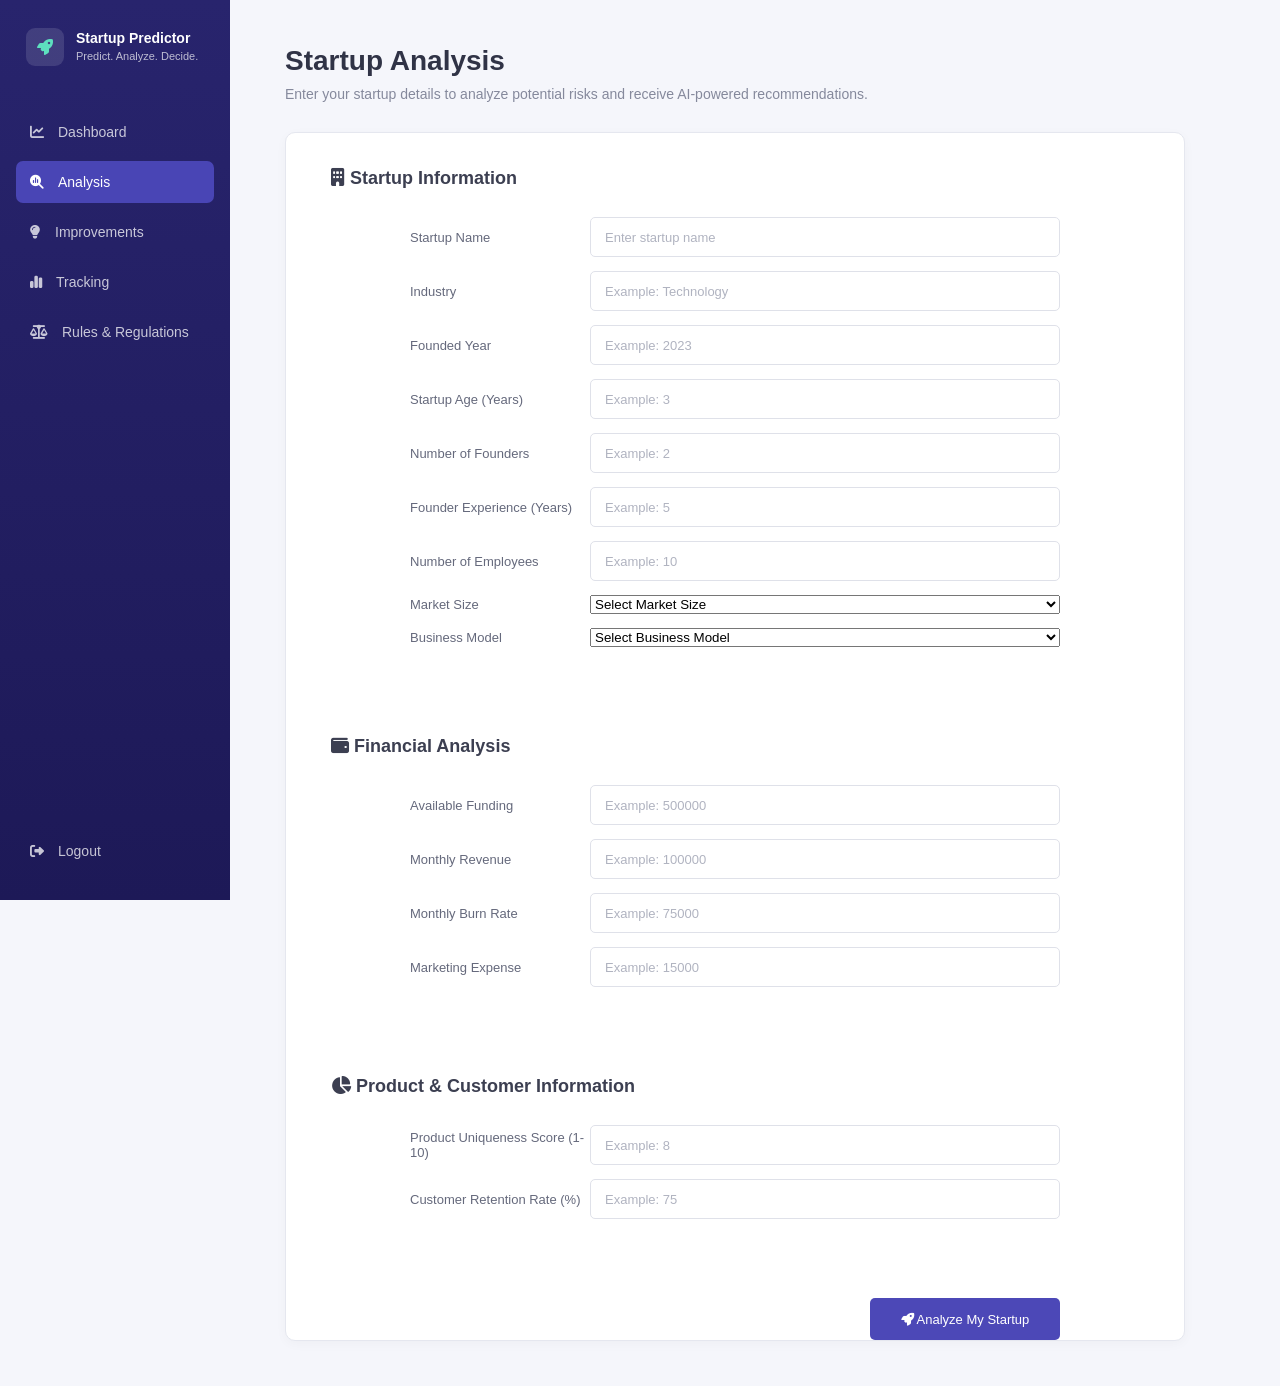
<file: login-page/analysis.html>
<!DOCTYPE html>
<html lang="en">

<head>

    <meta charset="UTF-8">

    <meta
        name="viewport"
        content="width=device-width, initial-scale=1.0"
    >

    <title>Startup Analysis - Startup Failure Predictor</title>

    <link
        rel="stylesheet"
        href="./analysis.css"
    >

    <link
        rel="stylesheet"
        href="https://cdnjs.cloudflare.com/ajax/libs/font-awesome/6.5.2/css/all.min.css"
    >

</head>


<body>


    <!-- ==========================================
         SIDEBAR
    =========================================== -->

    <aside class="sidebar">


        <!-- LOGO -->

        <div class="sidebar-logo">

            <div class="logo-icon">

                <i class="fa-solid fa-rocket"></i>

            </div>


            <div class="logo-text">

                <h3>
                    Startup Predictor
                </h3>

                <span>
                    Predict. Analyze. Decide.
                </span>

            </div>

        </div>



        <!-- ======================================
             NAVIGATION
        ======================================= -->

        <nav class="sidebar-nav">


            <!-- DASHBOARD -->

            <a
                href="./dashboard.html"
                class="nav-item"
            >

                <i class="fa-solid fa-chart-line"></i>

                <span>
                    Dashboard
                </span>

            </a>



            <!-- ANALYSIS -->

            <a
                href="./analysis.html"
                class="nav-item active"
            >

                <i class="fa-solid fa-magnifying-glass-chart"></i>

                <span>
                    Analysis
                </span>

            </a>



            <!-- IMPROVEMENTS -->

            <a
                href="./improvements.html"
                class="nav-item"
            >

                <i class="fa-solid fa-lightbulb"></i>

                <span>
                    Improvements
                </span>

            </a>



            <!-- TRACKING -->

            <a
                href="./tracking.html"
                class="nav-item"
            >

                <i class="fa-solid fa-chart-simple"></i>

                <span>
                    Tracking
                </span>

            </a>



            <!-- RULES & REGULATIONS -->

            <a
                href="./rules.html"
                class="nav-item"
            >

                <i class="fa-solid fa-scale-balanced"></i>

                <span>
                    Rules & Regulations
                </span>

            </a>


        </nav>



        <!-- ======================================
             LOGOUT
        ======================================= -->

        <div class="sidebar-bottom">

            <button
                type="button"
                class="nav-item logout-button"
                id="logoutBtn"
            >

                <i class="fa-solid fa-right-from-bracket"></i>

                <span>
                    Logout
                </span>

            </button>

        </div>


    </aside>



    <!-- ==========================================
         MAIN CONTENT
    =========================================== -->

    <main class="main-content">


        <!-- ======================================
             PAGE HEADER
        ======================================= -->

        <div class="page-header">

            <h1>
                Startup Analysis
            </h1>

            <p>
                Enter your startup details to analyze
                potential risks and receive AI-powered
                recommendations.
            </p>

        </div>



        <!-- ==========================================
             STARTUP INFORMATION
        =========================================== -->

        <div class="analysis-card">


            <div class="tab-content active">


                <h2>

                    <i class="fa-solid fa-building"></i>

                    Startup Information

                </h2>



                <div class="form-container">


                    <!-- ==================================
                         STARTUP NAME
                    =================================== -->

                    <div class="form-group">

                        <label for="startupName">

                            Startup Name

                        </label>


                        <input
                            type="text"
                            id="startupName"
                            placeholder="Enter startup name"
                        >

                    </div>



                    <!-- ==================================
                         INDUSTRY
                    =================================== -->

                    <div class="form-group">

                        <label for="industry">

                            Industry

                        </label>


                        <input
                            type="text"
                            id="industry"
                            placeholder="Example: Technology"
                        >

                    </div>



                    <!-- ==================================
                         FOUNDED YEAR
                    =================================== -->

                    <div class="form-group">

                        <label for="foundedYear">

                            Founded Year

                        </label>


                        <input
                            type="number"
                            id="foundedYear"
                            min="1900"
                            max="2026"
                            placeholder="Example: 2023"
                        >

                    </div>



                    <!-- ==================================
                         STARTUP AGE
                    =================================== -->

                    <div class="form-group">

                        <label for="startupAge">

                            Startup Age (Years)

                        </label>


                        <input
                            type="number"
                            id="startupAge"
                            min="0"
                            step="0.1"
                            placeholder="Example: 3"
                        >

                    </div>



                    <!-- ==================================
                         NUMBER OF FOUNDERS
                    =================================== -->

                    <div class="form-group">

                        <label for="numberOfFounders">

                            Number of Founders

                        </label>


                        <input
                            type="number"
                            id="numberOfFounders"
                            min="1"
                            placeholder="Example: 2"
                        >

                    </div>



                    <!-- ==================================
                         FOUNDER EXPERIENCE
                    =================================== -->

                    <div class="form-group">

                        <label for="founderExperience">

                            Founder Experience (Years)

                        </label>


                        <input
                            type="number"
                            id="founderExperience"
                            min="0"
                            step="0.1"
                            placeholder="Example: 5"
                        >

                    </div>



                    <!-- ==================================
                         EMPLOYEES
                    =================================== -->

                    <div class="form-group">

                        <label for="employeesCount">

                            Number of Employees

                        </label>


                        <input
                            type="number"
                            id="employeesCount"
                            min="1"
                            placeholder="Example: 10"
                        >

                    </div>



                    <!-- ==================================
                         MARKET SIZE
                    =================================== -->

                    <div class="form-group">

                        <label for="marketSize">

                            Market Size

                        </label>


                        <select id="marketSize">

                            <option value="">

                                Select Market Size

                            </option>


                            <option value="Small">

                                Small

                            </option>


                            <option value="Medium">

                                Medium

                            </option>


                            <option value="Large">

                                Large

                            </option>

                        </select>

                    </div>



                    <!-- ==================================
                         BUSINESS MODEL
                    =================================== -->

                    <div class="form-group">

                        <label for="businessModel">

                            Business Model

                        </label>


                        <select id="businessModel">

                            <option value="">

                                Select Business Model

                            </option>


                            <option value="B2B">

                                B2B

                            </option>


                            <option value="B2C">

                                B2C

                            </option>


                            <option value="SaaS">

                                SaaS

                            </option>


                            <option value="Marketplace">

                                Marketplace

                            </option>


                            <option value="Other">

                                Other

                            </option>

                        </select>

                    </div>


                </div>

            </div>



            <!-- ==========================================
                 FINANCIAL INFORMATION
            =========================================== -->

            <div class="tab-content active">


                <h2>

                    <i class="fa-solid fa-wallet"></i>

                    Financial Analysis

                </h2>



                <div class="form-container">


                    <!-- ==================================
                         FUNDING
                    =================================== -->

                    <div class="form-group">

                        <label for="fundingAmount">

                            Available Funding

                        </label>


                        <input
                            type="number"
                            id="fundingAmount"
                            min="0"
                            placeholder="Example: 500000"
                        >

                    </div>



                    <!-- ==================================
                         REVENUE
                    =================================== -->

                    <div class="form-group">

                        <label for="revenue">

                            Monthly Revenue

                        </label>


                        <input
                            type="number"
                            id="revenue"
                            min="0"
                            placeholder="Example: 100000"
                        >

                    </div>



                    <!-- ==================================
                         BURN RATE
                    =================================== -->

                    <div class="form-group">

                        <label for="burnRate">

                            Monthly Burn Rate

                        </label>


                        <input
                            type="number"
                            id="burnRate"
                            min="0"
                            placeholder="Example: 75000"
                        >

                    </div>



                    <!-- ==================================
                         MARKETING EXPENSE
                    =================================== -->

                    <div class="form-group">

                        <label for="marketingExpense">

                            Marketing Expense

                        </label>


                        <input
                            type="number"
                            id="marketingExpense"
                            min="0"
                            placeholder="Example: 15000"
                        >

                    </div>


                </div>

            </div>



            <!-- ==========================================
                 PRODUCT & CUSTOMER
            =========================================== -->

            <div class="tab-content active">


                <h2>

                    <i class="fa-solid fa-chart-pie"></i>

                    Product & Customer Information

                </h2>



                <div class="form-container">


                    <!-- ==================================
                         PRODUCT UNIQUENESS
                    =================================== -->

                    <div class="form-group">

                        <label for="productUniquenessScore">

                            Product Uniqueness Score (1-10)

                        </label>


                        <input
                            type="number"
                            id="productUniquenessScore"
                            min="1"
                            max="10"
                            step="0.1"
                            placeholder="Example: 8"
                        >

                    </div>



                    <!-- ==================================
                         CUSTOMER RETENTION
                    =================================== -->

                    <div class="form-group">

                        <label for="customerRetentionRate">

                            Customer Retention Rate (%)

                        </label>


                        <input
                            type="number"
                            id="customerRetentionRate"
                            min="0"
                            max="100"
                            step="0.1"
                            placeholder="Example: 75"
                        >

                    </div>


                </div>

            </div>



            <!-- ==========================================
                 ANALYZE BUTTON
            =========================================== -->

            <div class="button-container">


                <button
                    type="button"
                    class="save-btn"
                    id="analyzeBtn"
                >

                    <i class="fa-solid fa-rocket"></i>

                    Analyze My Startup

                </button>


            </div>


        </div>



        <!-- ==========================================
             RESULT SECTION
        =========================================== -->

        <div
            class="analysis-card result-card"
            id="resultSection"
            style="display: none;"
        >


            <div class="tab-content active">


                <!-- ==================================
                     RESULT TITLE
                =================================== -->

                <h2>

                    <i class="fa-solid fa-chart-line"></i>

                    Startup Risk Analysis Result

                </h2>



                <!-- ==================================
                     SUMMARY
                =================================== -->

                <div class="results-summary">


                    <!-- PREDICTION -->

                    <div class="result-box">

                        <h3>

                            Prediction

                        </h3>


                        <p id="prediction">

                            -

                        </p>

                    </div>



                    <!-- SUCCESS PROBABILITY -->

                    <div class="result-box">

                        <h3>

                            Success Probability

                        </h3>


                        <p id="successProbability">

                            0%

                        </p>

                    </div>



                    <!-- FAILURE PROBABILITY -->

                    <div class="result-box">

                        <h3>

                            Failure Probability

                        </h3>


                        <p id="failureProbability">

                            0%

                        </p>

                    </div>



                    <!-- HEALTH SCORE -->

                    <div class="result-box">

                        <h3>

                            Startup Health Score

                        </h3>


                        <p id="healthScore">

                            0/100

                        </p>

                    </div>



                    <!-- OVERALL RISK -->

                    <div class="result-box">

                        <h3>

                            Overall Risk

                        </h3>


                        <p id="riskLevel">

                            -

                        </p>

                    </div>


                </div>



                <!-- ==================================
                     RISK ANALYSIS
                =================================== -->

                <div class="result-details">


                    <h2>

                        <i class="fa-solid fa-triangle-exclamation"></i>

                        Risk Analysis

                    </h2>



                    <div class="risk-grid">


                        <!-- FINANCIAL RISK -->

                        <div class="risk-item">

                            <span>

                                Financial Risk

                            </span>


                            <strong id="financialRisk">

                                -

                            </strong>

                        </div>



                        <!-- MARKET RISK -->

                        <div class="risk-item">

                            <span>

                                Market Risk

                            </span>


                            <strong id="marketRisk">

                                -

                            </strong>

                        </div>



                        <!-- TEAM RISK -->

                        <div class="risk-item">

                            <span>

                                Team Risk

                            </span>


                            <strong id="teamRisk">

                                -

                            </strong>

                        </div>



                        <!-- OPERATIONS RISK -->

                        <div class="risk-item">

                            <span>

                                Operations Risk

                            </span>


                            <strong id="operationsRisk">

                                -

                            </strong>

                        </div>



                        <!-- BUSINESS ENVIRONMENT RISK -->

                        <div class="risk-item">

                            <span>

                                Business Environment Risk

                            </span>


                            <strong id="businessEnvironmentRisk">

                                -

                            </strong>

                        </div>


                    </div>

                </div>



                <!-- ==================================
                     RISK FACTORS
                =================================== -->

                <div class="result-details">


                    <h2>

                        <i class="fa-solid fa-list-check"></i>

                        Key Risk Factors

                    </h2>


                    <ul id="riskFactors"></ul>


                </div>



                <!-- ==================================
                     RECOMMENDATIONS
                =================================== -->

                <div class="result-details">


                    <h2>

                        <i class="fa-solid fa-lightbulb"></i>

                        Recommendations & Improvements

                    </h2>


                    <ul id="recommendations"></ul>


                </div>


            </div>


        </div>


    </main>



    <!-- ==========================================
         JAVASCRIPT
    =========================================== -->

    <script src="./analysis.js"></script>


</body>

</html>
</file>
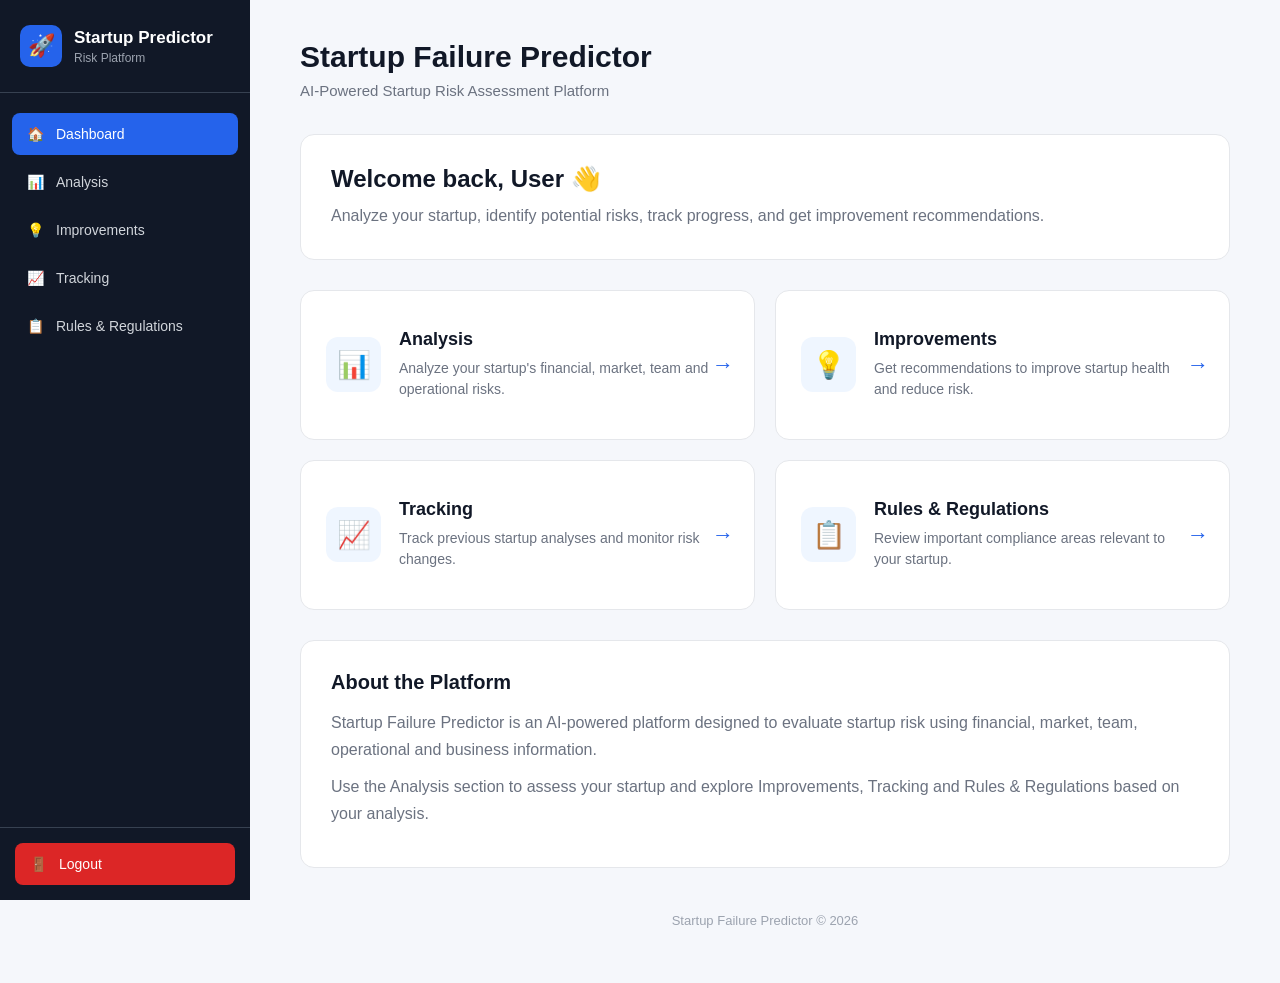
<file: login-page/dashboard.html>
<!DOCTYPE html>
<html lang="en">
<head>
    <meta charset="UTF-8">
    <meta name="viewport" content="width=device-width, initial-scale=1.0">

    <title>Dashboard - Startup Failure Predictor</title>

    <link rel="stylesheet" href="./dashboard.css">
</head>

<body>

    <!-- FIXED SIDEBAR -->
    <aside class="sidebar">

        <div class="sidebar-header">
            <div class="logo">🚀</div>

            <div>
                <h2>Startup Predictor</h2>
                <p>Risk Platform</p>
            </div>
        </div>


        <nav class="sidebar-nav">

            <a href="./dashboard.html" class="nav-item active">
                <span>🏠</span>
                <span>Dashboard</span>
            </a>

            <a href="./analysis.html" class="nav-item">
                <span>📊</span>
                <span>Analysis</span>
            </a>

            <a href="./improvements.html" class="nav-item">
                <span>💡</span>
                <span>Improvements</span>
            </a>

            <a href="./tracking.html" class="nav-item">
                <span>📈</span>
                <span>Tracking</span>
            </a>

            <a href="./rules.html" class="nav-item">
                <span>📋</span>
                <span>Rules & Regulations</span>
            </a>

        </nav>


        <!-- LOGOUT AT BOTTOM -->
        <div class="sidebar-bottom">

            <button id="logoutBtn" class="logout-btn">
                <span>🚪</span>
                <span>Logout</span>
            </button>

        </div>

    </aside>


    <!-- MAIN CONTENT -->
    <main class="main-content">

        <header class="page-header">

            <div>
                <h1>Startup Failure Predictor</h1>

                <p>
                    AI-Powered Startup Risk Assessment Platform
                </p>
            </div>

        </header>


        <!-- WELCOME -->
        <section class="welcome-section">

            <h2>
                Welcome back, <span id="userName">User</span> 👋
            </h2>

            <p>
                Analyze your startup, identify potential risks,
                track progress, and get improvement recommendations.
            </p>

        </section>


        <!-- NAVIGATION CARDS -->
        <section class="dashboard-options">

            <a href="./analysis.html" class="dashboard-card">

                <div class="card-icon">📊</div>

                <div>
                    <h3>Analysis</h3>

                    <p>
                        Analyze your startup's financial,
                        market, team and operational risks.
                    </p>
                </div>

                <span class="arrow">→</span>

            </a>


            <a href="./improvements.html" class="dashboard-card">

                <div class="card-icon">💡</div>

                <div>
                    <h3>Improvements</h3>

                    <p>
                        Get recommendations to improve
                        startup health and reduce risk.
                    </p>
                </div>

                <span class="arrow">→</span>

            </a>


            <a href="./tracking.html" class="dashboard-card">

                <div class="card-icon">📈</div>

                <div>
                    <h3>Tracking</h3>

                    <p>
                        Track previous startup analyses
                        and monitor risk changes.
                    </p>
                </div>

                <span class="arrow">→</span>

            </a>


            <a href="./rules.html" class="dashboard-card">

                <div class="card-icon">📋</div>

                <div>
                    <h3>Rules & Regulations</h3>

                    <p>
                        Review important compliance areas
                        relevant to your startup.
                    </p>
                </div>

                <span class="arrow">→</span>

            </a>

        </section>


        <!-- PROJECT INFORMATION -->
        <section class="project-info">

            <h2>About the Platform</h2>

            <p>
                Startup Failure Predictor is an AI-powered platform
                designed to evaluate startup risk using financial,
                market, team, operational and business information.
            </p>

            <p>
                Use the Analysis section to assess your startup and
                explore Improvements, Tracking and Rules & Regulations
                based on your analysis.
            </p>

        </section>


        <footer>
            Startup Failure Predictor © 2026
        </footer>

    </main>


    <script src="./dashboard.js"></script>

</body>
</html>
</file>
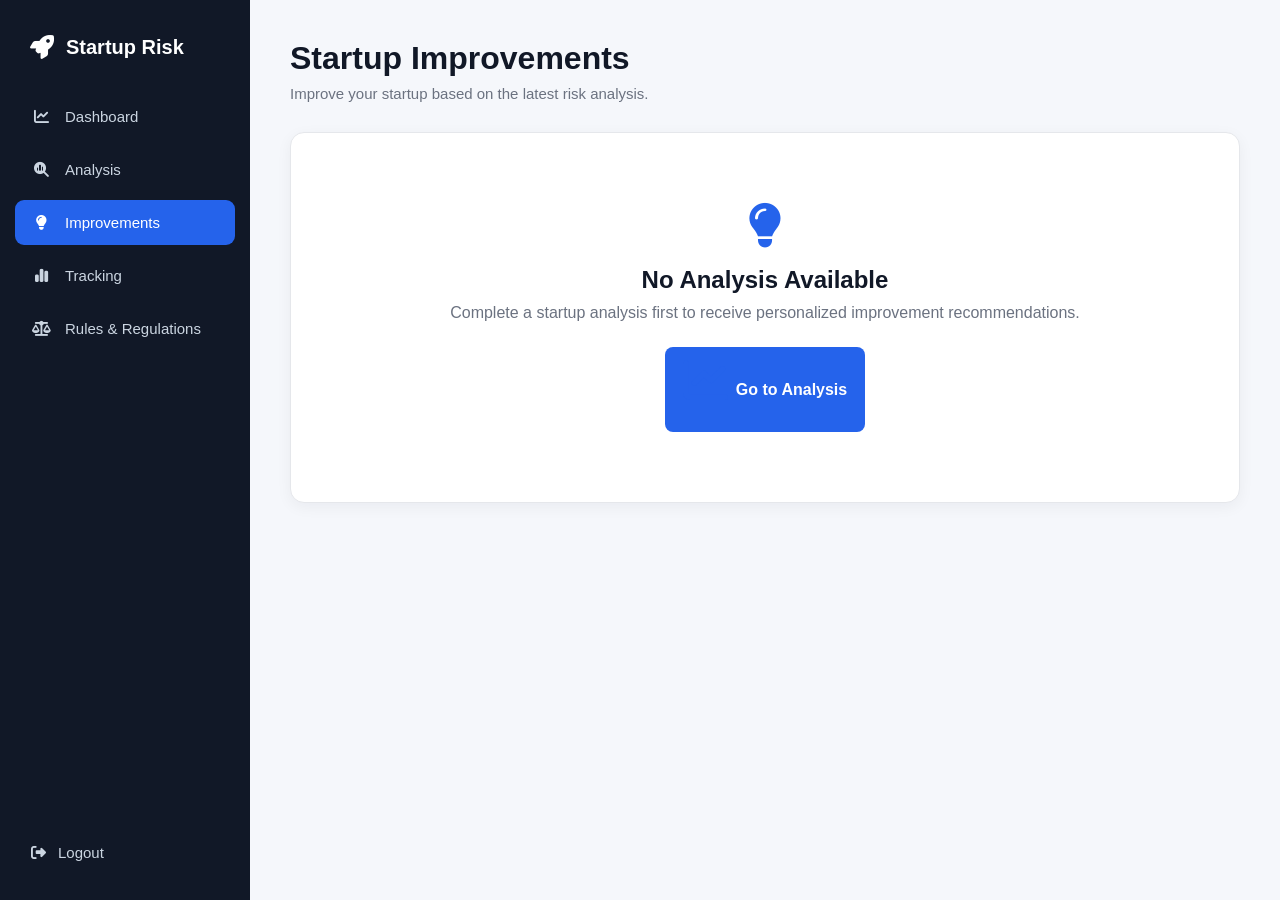
<file: login-page/improvements.html>
<!DOCTYPE html>
<html lang="en">
<head>
    <meta charset="UTF-8">
    <meta name="viewport" content="width=device-width, initial-scale=1.0">

    <title>Startup Improvements</title>

    <link rel="stylesheet" href="./improvements.css">

    <link
        rel="stylesheet"
        href="https://cdnjs.cloudflare.com/ajax/libs/font-awesome/6.5.2/css/all.min.css"
    >
</head>

<body>

    <!-- SIDEBAR -->
    <aside class="sidebar">

        <div class="sidebar-logo">
            <i class="fa-solid fa-rocket"></i>
            <span>Startup Risk</span>
        </div>

        <nav class="sidebar-nav">

            <a href="./dashboard.html" class="nav-item">
                <i class="fa-solid fa-chart-line"></i>
                <span>Dashboard</span>
            </a>

            <a href="./analysis.html" class="nav-item">
                <i class="fa-solid fa-magnifying-glass-chart"></i>
                <span>Analysis</span>
            </a>

            <a href="./improvements.html" class="nav-item active">
                <i class="fa-solid fa-lightbulb"></i>
                <span>Improvements</span>
            </a>

            <a href="./tracking.html" class="nav-item">
                <i class="fa-solid fa-chart-simple"></i>
                <span>Tracking</span>
            </a>

            <a href="./rules.html" class="nav-item">
                <i class="fa-solid fa-scale-balanced"></i>
                <span>Rules & Regulations</span>
            </a>

        </nav>

        <div class="sidebar-bottom">

            <button id="logoutBtn" class="logout-btn">
                <i class="fa-solid fa-right-from-bracket"></i>
                <span>Logout</span>
            </button>

        </div>

    </aside>


    <!-- MAIN CONTENT -->
    <main class="main-content">

        <div class="page-header">

            <h1>Startup Improvements</h1>

            <p>
                Improve your startup based on the latest risk analysis.
            </p>

        </div>


        <!-- NO ANALYSIS MESSAGE -->

        <section id="noAnalysis" class="no-analysis">

            <i class="fa-solid fa-lightbulb"></i>

            <h2>No Analysis Available</h2>

            <p>
                Complete a startup analysis first to receive
                personalized improvement recommendations.
            </p>

            <a href="./analysis.html" class="analysis-btn">
                <i class="fa-solid fa-chart-line"></i>
                Go to Analysis
            </a>

        </section>


        <!-- ANALYSIS CONTENT -->

        <section id="improvementContent" class="hidden">


            <!-- STARTUP HEADER -->

            <div class="startup-card">

                <div class="startup-icon">
                    <i class="fa-solid fa-building"></i>
                </div>

                <div>

                    <span>Latest Analysis</span>

                    <h2 id="startupName">
                        Startup
                    </h2>

                    <p id="startupInfo">
                        -
                    </p>

                </div>

            </div>


            <!-- RISK OVERVIEW -->

            <div class="section-title">

                <h2>Risk Overview</h2>

                <p>
                    Current startup health and risk indicators.
                </p>

            </div>


            <div class="risk-grid">


                <div class="risk-card">

                    <div class="risk-icon health">
                        <i class="fa-solid fa-heart-pulse"></i>
                    </div>

                    <div>

                        <span>Health Score</span>

                        <h2 id="healthScore">
                            -
                        </h2>

                    </div>

                </div>


                <div class="risk-card">

                    <div class="risk-icon success">
                        <i class="fa-solid fa-circle-check"></i>
                    </div>

                    <div>

                        <span>Success Probability</span>

                        <h2 id="successProbability">
                            -
                        </h2>

                    </div>

                </div>


                <div class="risk-card">

                    <div class="risk-icon failure">
                        <i class="fa-solid fa-triangle-exclamation"></i>
                    </div>

                    <div>

                        <span>Failure Probability</span>

                        <h2 id="failureProbability">
                            -
                        </h2>

                    </div>

                </div>


                <div class="risk-card">

                    <div class="risk-icon risk">
                        <i class="fa-solid fa-shield-halved"></i>
                    </div>

                    <div>

                        <span>Overall Risk</span>

                        <h2 id="overallRisk">
                            -
                        </h2>

                    </div>

                </div>

            </div>


            <!-- RISK AREAS -->

            <div class="section-title">

                <h2>Risk Areas</h2>

                <p>
                    Areas that may require attention.
                </p>

            </div>


            <div class="risk-area-grid">


                <div class="risk-area">

                    <div class="area-header">

                        <i class="fa-solid fa-coins"></i>

                        <h3>Financial Risk</h3>

                    </div>

                    <p id="financialRisk">
                        -
                    </p>

                </div>


                <div class="risk-area">

                    <div class="area-header">

                        <i class="fa-solid fa-chart-pie"></i>

                        <h3>Market Risk</h3>

                    </div>

                    <p id="marketRisk">
                        -
                    </p>

                </div>


                <div class="risk-area">

                    <div class="area-header">

                        <i class="fa-solid fa-users"></i>

                        <h3>Team Risk</h3>

                    </div>

                    <p id="teamRisk">
                        -
                    </p>

                </div>


                <div class="risk-area">

                    <div class="area-header">

                        <i class="fa-solid fa-gears"></i>

                        <h3>Operations Risk</h3>

                    </div>

                    <p id="operationsRisk">
                        -
                    </p>

                </div>


                <div class="risk-area">

                    <div class="area-header">

                        <i class="fa-solid fa-building-columns"></i>

                        <h3>Business Environment</h3>

                    </div>

                    <p id="businessEnvironmentRisk">
                        -
                    </p>

                </div>

            </div>


            <!-- RISK FACTORS -->

            <div class="section-title">

                <h2>Key Risk Factors</h2>

                <p>
                    Factors identified from your startup analysis.
                </p>

            </div>


            <div id="riskFactors" class="risk-factors">
            </div>


            <!-- RECOMMENDATIONS -->

            <div class="section-title">

                <h2>Recommended Improvements</h2>

                <p>
                    Actions you can take to reduce startup failure risk.
                </p>

            </div>


            <div id="recommendations" class="recommendations">
            </div>


        </section>

    </main>


    <script src="./improvements.js"></script>

</body>
</html>
</file>
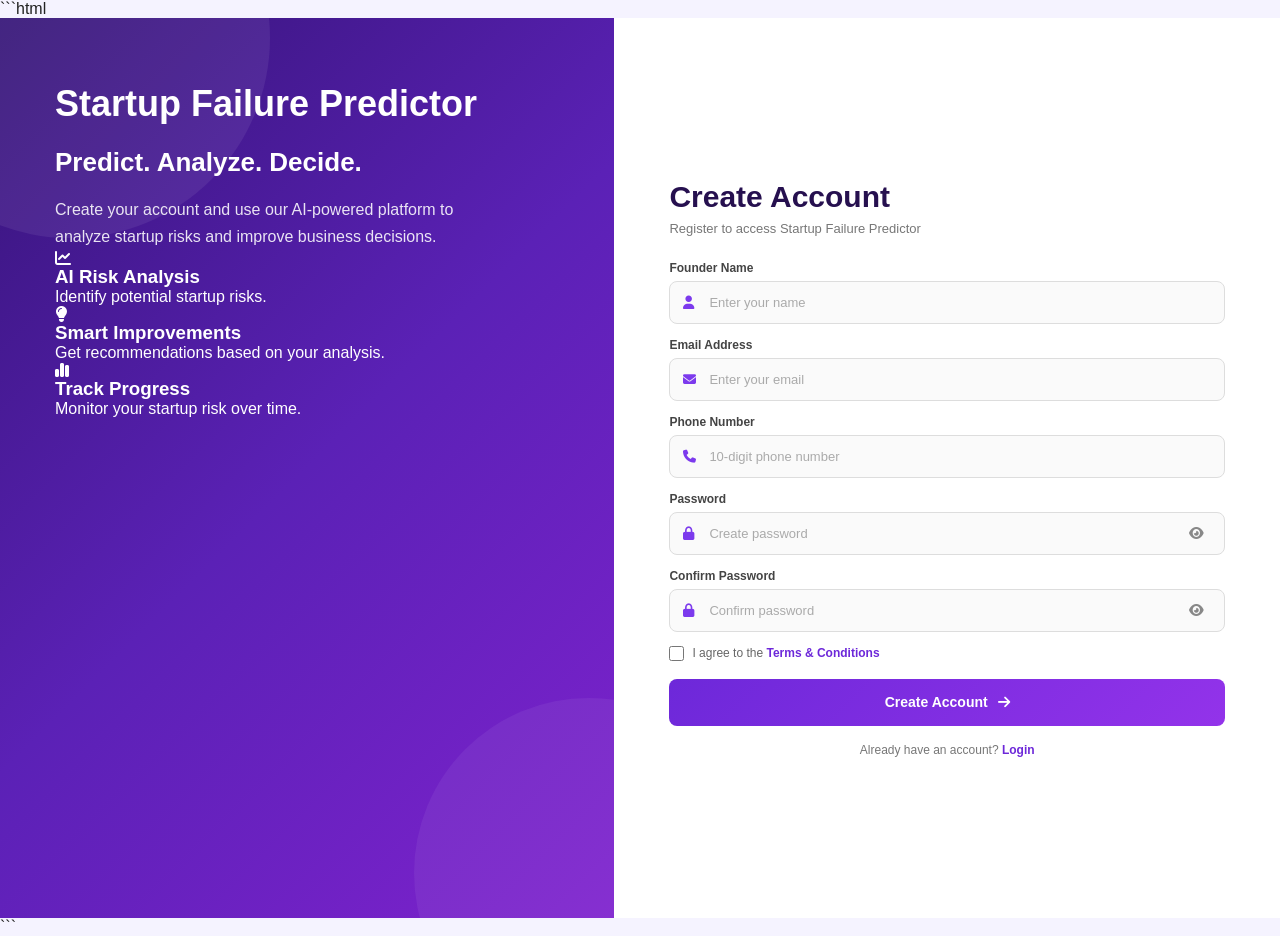
<file: login-page/register.html>
```html
<!DOCTYPE html>
<html lang="en">

<head>

    <meta charset="UTF-8">

    <meta name="viewport"
          content="width=device-width, initial-scale=1.0">

    <title>Register | Startup Failure Predictor</title>

    <link rel="stylesheet" href="register.css">

    <link rel="stylesheet"
          href="https://cdnjs.cloudflare.com/ajax/libs/font-awesome/6.5.2/css/all.min.css">

</head>


<body>


    <!-- SUCCESS POPUP -->

    <div id="successPopup" class="success-popup">

        <div class="success-popup-content">

            <div class="success-icon">
                ✓
            </div>

            <h2>
                Registration Successful!
            </h2>

            <p>
                Your account has been created successfully.
            </p>

            <button id="popupLoginBtn">
                Continue to Login
            </button>

        </div>

    </div>



    <!-- REGISTER PAGE -->

    <div class="register-page">


        <!-- LEFT SECTION -->

        <section class="left-section">

            <div class="left-content">

                <h1>
                    Startup Failure Predictor
                </h1>

                <h2>
                    Predict. Analyze. Decide.
                </h2>

                <p>
                    Create your account and use our
                    AI-powered platform to analyze
                    startup risks and improve business decisions.
                </p>

            </div>


            <div class="feature-list">

                <div class="feature">
                    <i class="fa-solid fa-chart-line"></i>

                    <div>
                        <h3>AI Risk Analysis</h3>
                        <p>Identify potential startup risks.</p>
                    </div>
                </div>


                <div class="feature">
                    <i class="fa-solid fa-lightbulb"></i>

                    <div>
                        <h3>Smart Improvements</h3>
                        <p>Get recommendations based on your analysis.</p>
                    </div>
                </div>


                <div class="feature">
                    <i class="fa-solid fa-chart-simple"></i>

                    <div>
                        <h3>Track Progress</h3>
                        <p>Monitor your startup risk over time.</p>
                    </div>
                </div>

            </div>

        </section>



        <!-- RIGHT SECTION -->

        <section class="right-section">

            <div class="register-box">


                <!-- HEADER -->

                <div class="form-header">

                    <h1>
                        Create Account
                    </h1>

                    <p>
                        Register to access Startup Failure Predictor
                    </p>

                </div>



                <!-- FORM -->

                <form id="registerForm">


                    <!-- FOUNDER NAME -->

                    <div class="input-group">

                        <label for="founderName">
                            Founder Name
                        </label>

                        <div class="input-box">

                            <i class="fa-solid fa-user"></i>

                            <input
                                type="text"
                                id="founderName"
                                placeholder="Enter your name"
                                required
                            >

                        </div>

                    </div>



                    <!-- EMAIL -->

                    <div class="input-group">

                        <label for="email">
                            Email Address
                        </label>

                        <div class="input-box">

                            <i class="fa-solid fa-envelope"></i>

                            <input
                                type="email"
                                id="email"
                                placeholder="Enter your email"
                                required
                            >

                        </div>

                    </div>



                    <!-- PHONE -->

                    <div class="input-group">

                        <label for="phone">
                            Phone Number
                        </label>

                        <div class="input-box">

                            <i class="fa-solid fa-phone"></i>

                            <input
                                type="tel"
                                id="phone"
                                placeholder="10-digit phone number"
                                maxlength="10"
                                pattern="[0-9]{10}"
                                required
                            >

                        </div>

                    </div>



                    <!-- PASSWORD -->

                    <div class="input-group">

                        <label for="password">
                            Password
                        </label>

                        <div class="input-box">

                            <i class="fa-solid fa-lock"></i>

                            <input
                                type="password"
                                id="password"
                                placeholder="Create password"
                                required
                            >

                            <button
                                type="button"
                                class="password-toggle"
                                onclick="togglePassword('password', this)"
                            >

                                <i class="fa-solid fa-eye"></i>

                            </button>

                        </div>

                    </div>



                    <!-- CONFIRM PASSWORD -->

                    <div class="input-group">

                        <label for="confirmPassword">
                            Confirm Password
                        </label>

                        <div class="input-box">

                            <i class="fa-solid fa-lock"></i>

                            <input
                                type="password"
                                id="confirmPassword"
                                placeholder="Confirm password"
                                required
                            >

                            <button
                                type="button"
                                class="password-toggle"
                                onclick="togglePassword('confirmPassword', this)"
                            >

                                <i class="fa-solid fa-eye"></i>

                            </button>

                        </div>

                    </div>



                    <!-- TERMS -->

                    <div class="terms">

                        <label>

                            <input
                                type="checkbox"
                                id="terms"
                                required
                            >

                            <span>
                                I agree to the
                                <a href="#">
                                    Terms & Conditions
                                </a>
                            </span>

                        </label>

                    </div>



                    <!-- CREATE ACCOUNT -->

                    <button
                        type="submit"
                        class="register-btn"
                    >

                        <span>
                            Create Account
                        </span>

                        <i class="fa-solid fa-arrow-right"></i>

                    </button>



                    <!-- LOGIN -->

                    <p class="login-text">

                        Already have an account?

                        <a href="index.html">
                            Login
                        </a>

                    </p>


                </form>

            </div>

        </section>

    </div>



    <!-- REGISTER JAVASCRIPT -->

    <script
        type="module"
        src="register.js">
    </script>


</body>

</html>
```
</file>
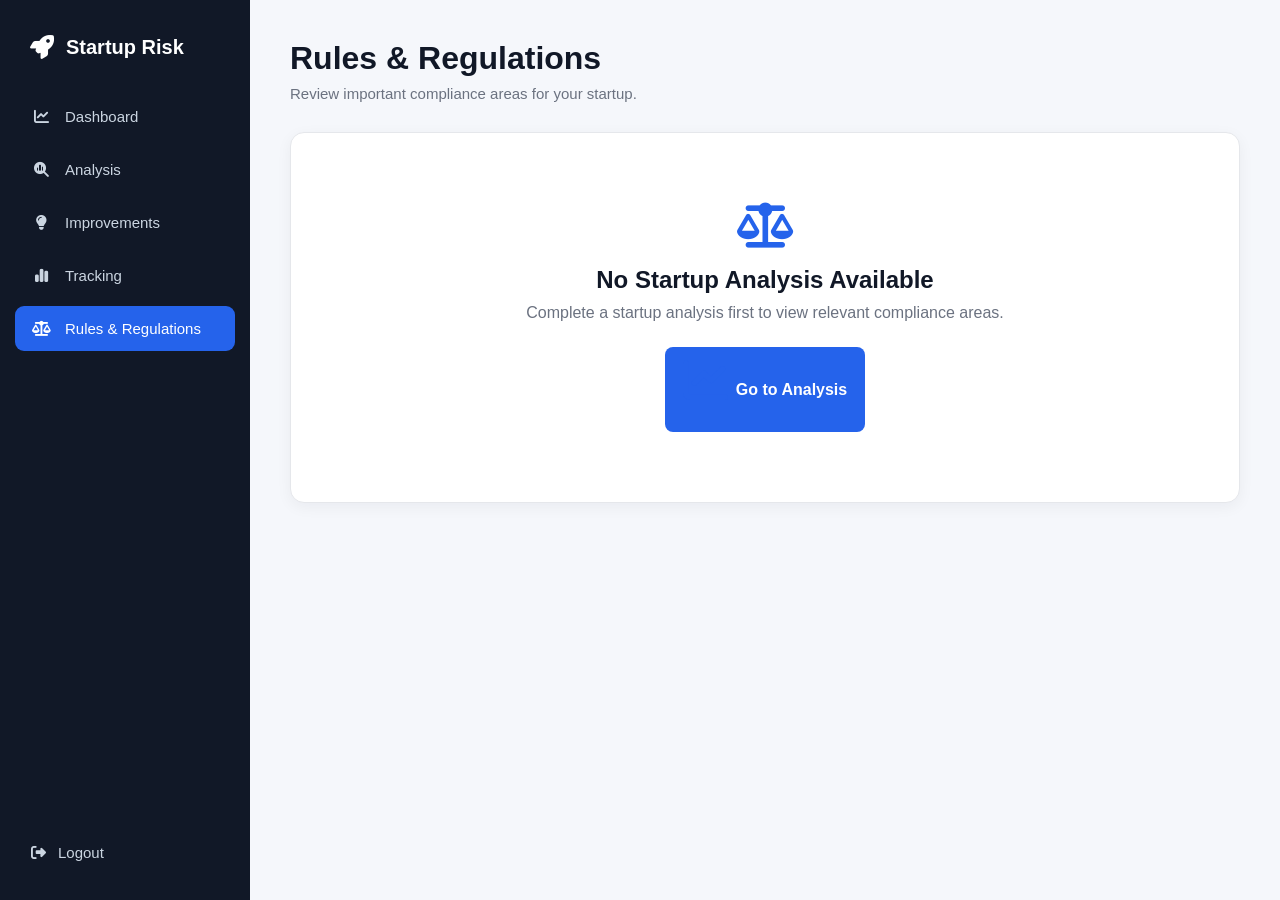
<file: login-page/rules.html>
<!DOCTYPE html>
<html lang="en">

<head>
    <meta charset="UTF-8">
    <meta name="viewport" content="width=device-width, initial-scale=1.0">

    <title>Rules & Regulations</title>

    <link rel="stylesheet" href="./rules.css">

    <link
        rel="stylesheet"
        href="https://cdnjs.cloudflare.com/ajax/libs/font-awesome/6.5.2/css/all.min.css"
    >
</head>

<body>

    <!-- =========================
         SIDEBAR
    ========================== -->

    <aside class="sidebar">

        <div class="sidebar-logo">
            <i class="fa-solid fa-rocket"></i>
            <span>Startup Risk</span>
        </div>


        <nav class="sidebar-nav">

            <a href="./dashboard.html" class="nav-item">
                <i class="fa-solid fa-chart-line"></i>
                <span>Dashboard</span>
            </a>

            <a href="./analysis.html" class="nav-item">
                <i class="fa-solid fa-magnifying-glass-chart"></i>
                <span>Analysis</span>
            </a>

            <a href="./improvements.html" class="nav-item">
                <i class="fa-solid fa-lightbulb"></i>
                <span>Improvements</span>
            </a>

            <a href="./tracking.html" class="nav-item">
                <i class="fa-solid fa-chart-simple"></i>
                <span>Tracking</span>
            </a>

            <a href="./rules.html" class="nav-item active">
                <i class="fa-solid fa-scale-balanced"></i>
                <span>Rules & Regulations</span>
            </a>

        </nav>


        <div class="sidebar-bottom">

            <button id="logoutBtn" class="logout-btn">

                <i class="fa-solid fa-right-from-bracket"></i>

                <span>Logout</span>

            </button>

        </div>

    </aside>


    <!-- =========================
         MAIN CONTENT
    ========================== -->

    <main class="main-content">


        <!-- HEADER -->

        <div class="page-header">

            <h1>Rules & Regulations</h1>

            <p>
                Review important compliance areas for your startup.
            </p>

        </div>


        <!-- =========================
             NO ANALYSIS
        ========================== -->

        <section id="noAnalysis" class="no-analysis">

            <i class="fa-solid fa-scale-balanced"></i>

            <h2>No Startup Analysis Available</h2>

            <p>
                Complete a startup analysis first to view
                relevant compliance areas.
            </p>

            <a href="./analysis.html" class="analysis-btn">

                <i class="fa-solid fa-chart-line"></i>

                Go to Analysis

            </a>

        </section>


        <!-- =========================
             RULE CONTENT
        ========================== -->

        <section id="rulesContent" class="hidden">


            <!-- STARTUP INFORMATION -->

            <div class="startup-card">

                <div class="startup-icon">

                    <i class="fa-solid fa-building"></i>

                </div>


                <div>

                    <span>Latest Startup</span>

                    <h2 id="startupName">
                        -
                    </h2>

                    <p id="startupInfo">
                        -
                    </p>

                </div>

            </div>


            <!-- =========================
                 COMPLIANCE OVERVIEW
            ========================== -->

            <div class="section-title">

                <h2>Compliance Overview</h2>

                <p>
                    Important areas your startup should review.
                </p>

            </div>


            <div class="compliance-grid">


                <!-- BUSINESS REGISTRATION -->

                <div class="compliance-card">

                    <div class="compliance-icon">

                        <i class="fa-solid fa-building-columns"></i>

                    </div>

                    <div>

                        <h3>Business Registration</h3>

                        <p>
                            Ensure the business is properly registered
                            under the applicable legal structure.
                        </p>

                    </div>

                </div>


                <!-- TAX -->

                <div class="compliance-card">

                    <div class="compliance-icon">

                        <i class="fa-solid fa-file-invoice-dollar"></i>

                    </div>

                    <div>

                        <h3>Tax & GST</h3>

                        <p>
                            Review applicable income tax, GST and
                            other statutory tax obligations.
                        </p>

                    </div>

                </div>


                <!-- IP -->

                <div class="compliance-card">

                    <div class="compliance-icon">

                        <i class="fa-solid fa-copyright"></i>

                    </div>

                    <div>

                        <h3>Intellectual Property</h3>

                        <p>
                            Consider protecting trademarks,
                            copyrights, patents and other IP assets.
                        </p>

                    </div>

                </div>


                <!-- DATA -->

                <div class="compliance-card">

                    <div class="compliance-icon">

                        <i class="fa-solid fa-shield-halved"></i>

                    </div>

                    <div>

                        <h3>Data Protection</h3>

                        <p>
                            Review requirements for handling,
                            storing and protecting customer data.
                        </p>

                    </div>

                </div>


                <!-- EMPLOYMENT -->

                <div class="compliance-card">

                    <div class="compliance-icon">

                        <i class="fa-solid fa-users"></i>

                    </div>

                    <div>

                        <h3>Employment & Labour</h3>

                        <p>
                            Review applicable employee contracts,
                            wages, benefits and labour requirements.
                        </p>

                    </div>

                </div>


                <!-- INDUSTRY -->

                <div class="compliance-card">

                    <div class="compliance-icon">

                        <i class="fa-solid fa-industry"></i>

                    </div>

                    <div>

                        <h3>Industry Compliance</h3>

                        <p id="industryCompliance">
                            Review regulations applicable to your industry.
                        </p>

                    </div>

                </div>


            </div>


            <!-- =========================
                 IMPORTANT REGULATIONS
            ========================== -->

            <div class="section-title">

                <h2>Important Areas to Review</h2>

                <p>
                    These areas may require attention depending on your startup.
                </p>

            </div>


            <div id="regulationList" class="regulation-list">
            </div>


            <!-- =========================
                 CHECKLIST
            ========================== -->

            <div class="section-title">

                <h2>Compliance Checklist</h2>

                <p>
                    Use this checklist as a starting point for reviewing
                    your startup's compliance requirements.
                </p>

            </div>


            <div class="checklist">


                <label class="check-item">

                    <input type="checkbox">

                    <span>
                        Business registration reviewed
                    </span>

                </label>


                <label class="check-item">

                    <input type="checkbox">

                    <span>
                        Tax and GST requirements reviewed
                    </span>

                </label>


                <label class="check-item">

                    <input type="checkbox">

                    <span>
                        Intellectual property protection reviewed
                    </span>

                </label>


                <label class="check-item">

                    <input type="checkbox">

                    <span>
                        Privacy and data protection requirements reviewed
                    </span>

                </label>


                <label class="check-item">

                    <input type="checkbox">

                    <span>
                        Employment and labour requirements reviewed
                    </span>

                </label>


                <label class="check-item">

                    <input type="checkbox">

                    <span id="industryChecklist">
                        Industry-specific requirements reviewed
                    </span>

                </label>


            </div>


            <!-- =========================
                 DISCLAIMER
            ========================== -->

            <div class="disclaimer">

                <div class="disclaimer-icon">

                    <i class="fa-solid fa-circle-info"></i>

                </div>


                <div>

                    <h3>Important Notice</h3>

                    <p>
                        This section provides general information
                        for startup planning and awareness. It does
                        not constitute legal, tax or professional advice.
                        Requirements may vary depending on the business,
                        industry, location and applicable laws. Consult
                        a qualified professional or the relevant
                        government authority for specific requirements.
                    </p>

                </div>

            </div>


        </section>

    </main>


    <script src="./rules.js"></script>

</body>

</html>
</file>
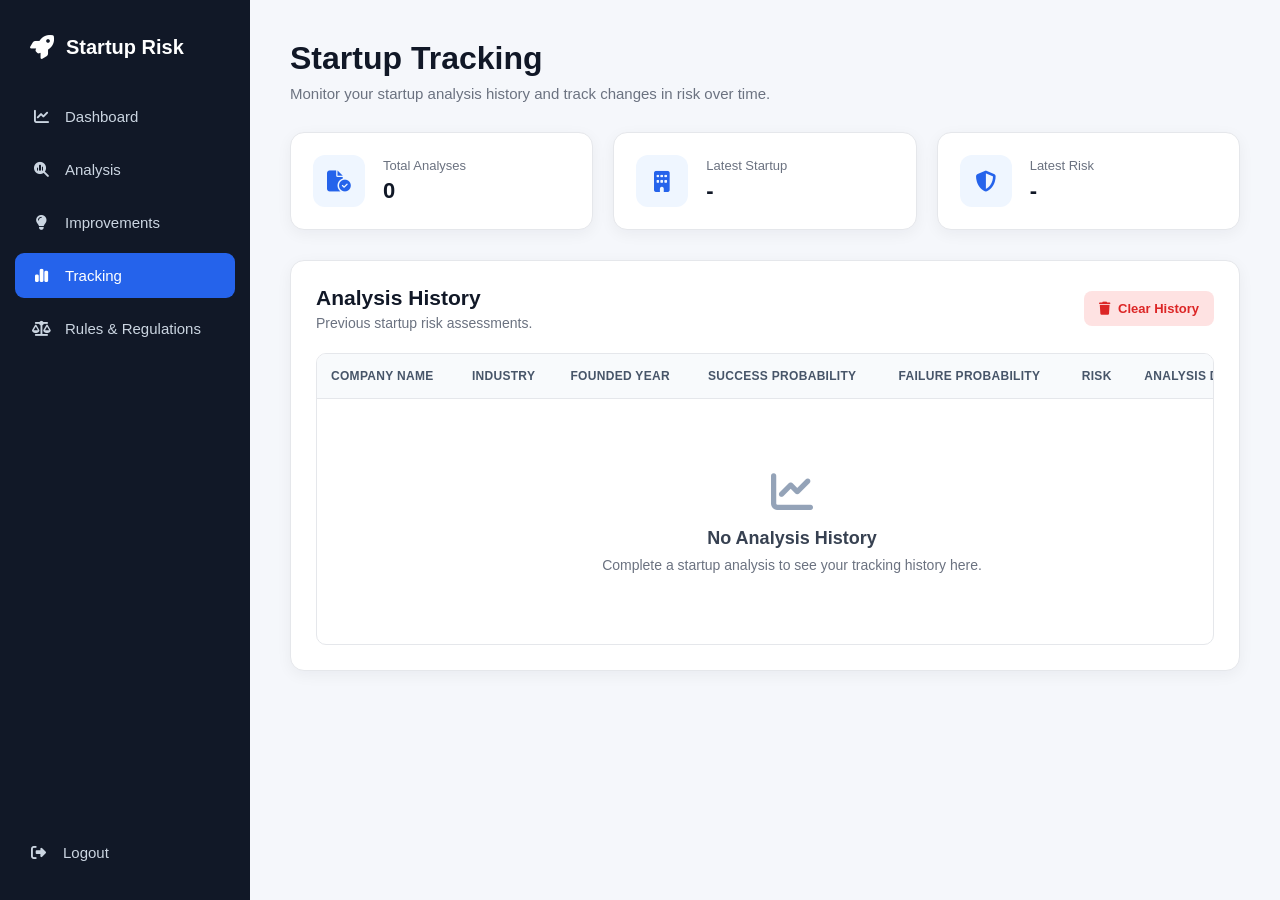
<file: login-page/tracking.html>
<!DOCTYPE html>
<html lang="en">
<head>
    <meta charset="UTF-8">
    <meta name="viewport" content="width=device-width, initial-scale=1.0">

    <title>Startup Tracking</title>

    <link rel="stylesheet" href="./tracking.css">

    <link
        rel="stylesheet"
        href="https://cdnjs.cloudflare.com/ajax/libs/font-awesome/6.5.2/css/all.min.css"
    >
</head>

<body>

    <!-- SIDEBAR -->
    <aside class="sidebar">

        <div class="sidebar-logo">
            <i class="fa-solid fa-rocket"></i>
            <span>Startup Risk</span>
        </div>

        <nav class="sidebar-nav">

            <a href="./dashboard.html" class="nav-item">
                <i class="fa-solid fa-chart-line"></i>
                <span>Dashboard</span>
            </a>

            <a href="./analysis.html" class="nav-item">
                <i class="fa-solid fa-magnifying-glass-chart"></i>
                <span>Analysis</span>
            </a>

            <a href="./improvements.html" class="nav-item">
                <i class="fa-solid fa-lightbulb"></i>
                <span>Improvements</span>
            </a>

            <a href="./tracking.html" class="nav-item active">
                <i class="fa-solid fa-chart-simple"></i>
                <span>Tracking</span>
            </a>

            <a href="./rules.html" class="nav-item">
                <i class="fa-solid fa-scale-balanced"></i>
                <span>Rules & Regulations</span>
            </a>

        </nav>

        <div class="sidebar-bottom">

            <button id="logoutBtn" class="logout-btn">
                <i class="fa-solid fa-right-from-bracket"></i>
                <span>Logout</span>
            </button>

        </div>

    </aside>


    <!-- MAIN CONTENT -->
    <main class="main-content">

        <div class="page-header">

            <div>
                <h1>Startup Tracking</h1>

                <p>
                    Monitor your startup analysis history and track changes in risk over time.
                </p>
            </div>

        </div>


        <!-- SUMMARY CARDS -->
        <section class="summary-cards">

            <div class="summary-card">

                <div class="summary-icon">
                    <i class="fa-solid fa-file-circle-check"></i>
                </div>

                <div>
                    <span>Total Analyses</span>
                    <h2 id="totalAnalyses">0</h2>
                </div>

            </div>


            <div class="summary-card">

                <div class="summary-icon">
                    <i class="fa-solid fa-building"></i>
                </div>

                <div>
                    <span>Latest Startup</span>
                    <h2 id="latestStartup">-</h2>
                </div>

            </div>


            <div class="summary-card">

                <div class="summary-icon">
                    <i class="fa-solid fa-shield-halved"></i>
                </div>

                <div>
                    <span>Latest Risk</span>
                    <h2 id="latestRisk">-</h2>
                </div>

            </div>

        </section>


        <!-- TRACKING TABLE -->
        <section class="tracking-section">

            <div class="section-header">

                <div>
                    <h2>Analysis History</h2>

                    <p>
                        Previous startup risk assessments.
                    </p>
                </div>

                <button id="clearHistoryBtn" class="clear-btn">
                    <i class="fa-solid fa-trash"></i>
                    Clear History
                </button>

            </div>


            <div class="table-wrapper">

                <table id="trackingTable">

                    <thead>

                        <tr>
                            <th>Company Name</th>
                            <th>Industry</th>
                            <th>Founded Year</th>
                            <th>Success Probability</th>
                            <th>Failure Probability</th>
                            <th>Risk</th>
                            <th>Analysis Date</th>
                        </tr>

                    </thead>

                    <tbody id="trackingBody">

                    </tbody>

                </table>

            </div>

        </section>

    </main>


    <script src="./tracking.js"></script>

</body>
</html>
</file>
<file: login-page/analysis.css>
/* ==========================================
   GLOBAL RESET
========================================== */

* {

    margin: 0;

    padding: 0;

    box-sizing: border-box;

}


body {

    font-family:
        Arial,
        Helvetica,
        sans-serif;

    background:
        #f5f6fb;

    color:
        #2d3042;

    min-height: 100vh;

}


/* ==========================================
   SIDEBAR
========================================== */

.sidebar {

    width: 230px;

    height: 100vh;

    position: fixed;

    top: 0;

    left: 0;

    background:
        linear-gradient(
            180deg,
            #28246d,
            #1d1957
        );

    padding:
        28px 16px;

    display: flex;

    flex-direction: column;

    color: white;

}


/* ==========================================
   LOGO
========================================== */

.sidebar-logo {

    display: flex;

    align-items: center;

    gap: 12px;

    margin-bottom: 45px;

    padding-left: 10px;

}


.logo-icon {

    width: 38px;

    height: 38px;

    display: flex;

    align-items: center;

    justify-content: center;

    border-radius: 9px;

    background:
        rgba(255, 255, 255, 0.12);

    color:
        #5de0bf;

}


.logo-text h3 {

    font-size: 14px;

    font-weight: 600;

}


.logo-text span {

    font-size: 11px;

    opacity: 0.7;

}


/* ==========================================
   NAVIGATION
========================================== */

.sidebar-nav {

    display: flex;

    flex-direction: column;

    gap: 8px;

}


.nav-item {

    display: flex;

    align-items: center;

    gap: 14px;

    width: 100%;

    padding:
        13px 14px;

    border: none;

    border-radius: 7px;

    background:
        transparent;

    color:
        rgba(255, 255, 255, 0.75);

    text-decoration: none;

    font-size: 14px;

    cursor: pointer;

    transition: 0.3s;

}


.nav-item:hover {

    background:
        rgba(255, 255, 255, 0.10);

    color:
        white;

}


.nav-item.active {

    background:
        #4945b5;

    color:
        white;

}


.sidebar-bottom {

    margin-top: auto;

}


.logout-button {

    font-family: inherit;

}


/* ==========================================
   MAIN CONTENT
========================================== */

.main-content {

    margin-left: 230px;

    min-height: 100vh;

    padding:
        45px 55px;

}


/* ==========================================
   PAGE HEADER
========================================== */

.page-header {

    margin-bottom: 30px;

}


.page-header h1 {

    font-size: 28px;

    font-weight: 700;

    color:
        #303346;

    margin-bottom: 9px;

}


.page-header p {

    color:
        #85899c;

    font-size: 14px;

}


/* ==========================================
   ANALYSIS CARD
========================================== */

.analysis-card {

    width: 100%;

    max-width: 900px;

    background:
        white;

    border:
        1px solid #e5e7ef;

    border-radius: 10px;

    box-shadow:
        0 3px 12px rgba(0, 0, 0, 0.03);

    overflow: hidden;

}


/* ==========================================
   TABS
========================================== */

.analysis-tabs {

    display: flex;

    border-bottom:
        1px solid #e7e8ef;

    padding:
        0 20px;

}


.tab-btn {

    padding:
        18px 18px;

    border: none;

    background:
        transparent;

    color:
        #777b8d;

    font-size: 13px;

    cursor: pointer;

    position: relative;

    white-space: nowrap;

}


.tab-btn:hover {

    color:
        #4945b5;

}


.tab-btn.active {

    color:
        white;

    background:
        #4c48b7;

    border-radius:
        5px 5px 0 0;

}


/* ==========================================
   TAB CONTENT
========================================== */

.tab-content {

    display: none;

    padding:
        35px 45px 40px;

}


.tab-content.active {

    display: block;

}


.tab-content h2 {

    font-size: 18px;

    margin-bottom: 28px;

    color:
        #3c3f51;

}


/* ==========================================
   FORM
========================================== */

.form-container {

    max-width: 650px;

    margin: auto;

}


.form-group {

    display: grid;

    grid-template-columns:
        180px 1fr;

    align-items: center;

    margin-bottom: 14px;

}


.form-group label {

    font-size: 13px;

    color:
        #65697c;

}


.form-group input {

    width: 100%;

    height: 40px;

    border:
        1px solid #dfe1e9;

    border-radius: 5px;

    padding:
        0 14px;

    font-size: 13px;

    outline: none;

    color:
        #444758;

    transition: 0.3s;

}


.form-group input:focus {

    border-color:
        #4c48b7;

    box-shadow:
        0 0 0 3px rgba(76, 72, 183, 0.08);

}


.form-group input::placeholder {

    color:
        #b0b3c0;

}


/* ==========================================
   SAVE BUTTON
========================================== */

.button-container {

    max-width: 650px;

    margin:
        25px auto 0;

    display: flex;

    justify-content: flex-end;

}


.save-btn {

    min-width: 190px;

    height: 42px;

    border: none;

    border-radius: 5px;

    background:
        #4c48b7;

    color:
        white;

    font-size: 13px;

    font-weight: 500;

    cursor: pointer;

    transition: 0.3s;

}


.save-btn:hover {

    background:
        #3935a0;

    transform:
        translateY(-1px);

}


.save-btn:disabled {

    opacity: 0.7;

    cursor:
        not-allowed;

}


/* ==========================================
   COMING SOON
========================================== */

.coming-soon {

    min-height: 300px;

    display: flex;

    flex-direction: column;

    align-items: center;

    justify-content: center;

    color:
        #9699aa;

}


.coming-soon i {

    font-size: 50px;

    color:
        #5a56c7;

    margin-bottom: 20px;

}


/* ==========================================
   RESPONSIVE
========================================== */

@media (max-width: 1000px) {

    .sidebar {

        width: 75px;

        padding:
            25px 10px;

    }


    .logo-text {

        display: none;

    }


    .sidebar-logo {

        justify-content: center;

        padding: 0;

    }


    .nav-item {

        justify-content: center;

    }


    .nav-item span {

        display: none;

    }


    .main-content {

        margin-left: 75px;

    }

}


@media (max-width: 768px) {

    .main-content {

        padding:
            30px 20px;

    }


    .analysis-tabs {

        overflow-x: auto;

        padding: 0;

    }


    .tab-content {

        padding:
            25px 20px;

    }


    .form-group {

        grid-template-columns:
            1fr;

        gap: 7px;

        margin-bottom: 18px;

    }


    .button-container {

        justify-content: stretch;

    }


    .save-btn {

        width: 100%;

    }

}


@media (max-width: 500px) {

    .sidebar {

        width: 60px;

    }


    .main-content {

        margin-left: 60px;

    }


    .logo-icon {

        width: 32px;

        height: 32px;

    }

}
</file>
<file: login-page/dashboard.css>
* {
    margin: 0;
    padding: 0;
    box-sizing: border-box;
}

body {
    font-family: Arial, Helvetica, sans-serif;
    background: #f5f7fb;
    color: #1f2937;
}


/* =========================
   FIXED SIDEBAR
========================= */

.sidebar {
    position: fixed;
    left: 0;
    top: 0;

    width: 250px;
    height: 100vh;

    background: #111827;
    color: white;

    display: flex;
    flex-direction: column;

    z-index: 1000;
}


/* Sidebar Header */

.sidebar-header {
    display: flex;
    align-items: center;

    gap: 12px;

    padding: 25px 20px;

    border-bottom: 1px solid #374151;
}

.logo {
    width: 42px;
    height: 42px;

    display: flex;
    align-items: center;
    justify-content: center;

    background: #2563eb;

    border-radius: 10px;

    font-size: 22px;
}

.sidebar-header h2 {
    font-size: 17px;
    margin-bottom: 3px;
}

.sidebar-header p {
    font-size: 12px;
    color: #9ca3af;
}


/* =========================
   NAVIGATION
========================= */

.sidebar-nav {
    padding: 20px 12px;

    display: flex;
    flex-direction: column;

    gap: 6px;
}

.nav-item {
    display: flex;
    align-items: center;

    gap: 12px;

    padding: 13px 15px;

    color: #d1d5db;

    text-decoration: none;

    border-radius: 8px;

    font-size: 14px;

    transition: 0.2s;
}

.nav-item:hover {
    background: #1f2937;
    color: white;
}

.nav-item.active {
    background: #2563eb;
    color: white;
}


/* =========================
   LOGOUT
========================= */

.sidebar-bottom {
    margin-top: auto;

    padding: 15px;

    border-top: 1px solid #374151;
}

.logout-btn {
    width: 100%;

    padding: 13px 15px;

    border: none;

    border-radius: 8px;

    background: #dc2626;

    color: white;

    font-size: 14px;

    cursor: pointer;

    display: flex;
    align-items: center;

    gap: 12px;

    transition: 0.2s;
}

.logout-btn:hover {
    background: #b91c1c;
}


/* =========================
   MAIN CONTENT
========================= */

.main-content {
    margin-left: 250px;

    min-height: 100vh;

    padding: 40px 50px;

    max-width: 1400px;
}


/* =========================
   HEADER
========================= */

.page-header {
    margin-bottom: 35px;
}

.page-header h1 {
    font-size: 30px;

    color: #111827;

    margin-bottom: 8px;
}

.page-header p {
    color: #6b7280;

    font-size: 15px;
}


/* =========================
   WELCOME
========================= */

.welcome-section {
    background: white;

    padding: 30px;

    border-radius: 14px;

    border: 1px solid #e5e7eb;

    margin-bottom: 30px;
}

.welcome-section h2 {
    font-size: 24px;

    color: #111827;

    margin-bottom: 10px;
}

.welcome-section p {
    color: #6b7280;

    line-height: 1.6;
}


/* =========================
   DASHBOARD CARDS
========================= */

.dashboard-options {
    display: grid;

    grid-template-columns: repeat(2, 1fr);

    gap: 20px;

    margin-bottom: 30px;
}

.dashboard-card {
    position: relative;

    display: flex;
    align-items: center;

    gap: 18px;

    background: white;

    padding: 25px;

    min-height: 150px;

    border-radius: 14px;

    border: 1px solid #e5e7eb;

    text-decoration: none;

    color: inherit;

    transition: 0.25s;
}

.dashboard-card:hover {
    transform: translateY(-3px);

    border-color: #2563eb;

    box-shadow: 0 8px 25px rgba(0, 0, 0, 0.08);
}


.card-icon {
    min-width: 55px;
    height: 55px;

    display: flex;
    align-items: center;
    justify-content: center;

    background: #eff6ff;

    border-radius: 12px;

    font-size: 27px;
}


.dashboard-card h3 {
    font-size: 18px;

    color: #111827;

    margin-bottom: 8px;
}

.dashboard-card p {
    font-size: 14px;

    line-height: 1.5;

    color: #6b7280;

    padding-right: 20px;
}


.arrow {
    position: absolute;

    right: 20px;
    top: 50%;

    transform: translateY(-50%);

    font-size: 22px;

    color: #2563eb;
}


/* =========================
   PROJECT INFO
========================= */

.project-info {
    background: white;

    padding: 30px;

    border-radius: 14px;

    border: 1px solid #e5e7eb;

    margin-bottom: 30px;
}

.project-info h2 {
    font-size: 20px;

    margin-bottom: 15px;

    color: #111827;
}

.project-info p {
    color: #6b7280;

    line-height: 1.7;

    margin-bottom: 10px;
}


/* =========================
   FOOTER
========================= */

footer {
    text-align: center;

    color: #9ca3af;

    font-size: 13px;

    padding: 15px 0;
}


/* =========================
   RESPONSIVE
========================= */

@media (max-width: 900px) {

    .sidebar {
        width: 210px;
    }

    .main-content {
        margin-left: 210px;

        padding: 30px;
    }

    .dashboard-options {
        grid-template-columns: 1fr;
    }
}


@media (max-width: 650px) {

    .sidebar {
        position: relative;

        width: 100%;

        height: auto;
    }

    .sidebar-nav {
        flex-direction: row;

        overflow-x: auto;
    }

    .nav-item {
        white-space: nowrap;
    }

    .sidebar-bottom {
        margin-top: 0;
    }

    .main-content {
        margin-left: 0;

        padding: 25px 20px;
    }
}
</file>
<file: login-page/improvements.css>
* {
    margin: 0;
    padding: 0;
    box-sizing: border-box;
}

body {
    font-family: Arial, Helvetica, sans-serif;
    background: #f5f7fb;
    color: #1f2937;
}


/* =========================
   SIDEBAR
========================= */

.sidebar {
    position: fixed;
    top: 0;
    left: 0;

    width: 250px;
    height: 100vh;

    background: #111827;
    color: white;

    display: flex;
    flex-direction: column;

    padding: 25px 15px;

    z-index: 1000;
}

.sidebar-logo {
    display: flex;
    align-items: center;

    gap: 12px;

    padding: 10px 15px 35px;

    font-size: 20px;
    font-weight: 700;
}

.sidebar-logo i {
    font-size: 24px;
}

.sidebar-nav {
    display: flex;
    flex-direction: column;

    gap: 8px;
}

.nav-item {
    display: flex;
    align-items: center;

    gap: 14px;

    padding: 14px 16px;

    border-radius: 9px;

    color: #cbd5e1;

    text-decoration: none;

    font-size: 15px;

    transition: 0.2s;
}

.nav-item:hover {
    background: #1f2937;
    color: white;
}

.nav-item.active {
    background: #2563eb;
    color: white;
}

.nav-item i {
    width: 20px;
    text-align: center;
}

.sidebar-bottom {
    margin-top: auto;
}

.logout-btn {
    width: 100%;

    display: flex;
    align-items: center;

    gap: 12px;

    padding: 14px 16px;

    border: none;
    border-radius: 9px;

    background: transparent;

    color: #cbd5e1;

    font-size: 15px;

    cursor: pointer;

    text-align: left;
}

.logout-btn:hover {
    background: #1f2937;
    color: white;
}


/* =========================
   MAIN
========================= */

.main-content {
    margin-left: 250px;

    min-height: 100vh;

    padding: 40px;
}

.page-header {
    margin-bottom: 30px;
}

.page-header h1 {
    font-size: 32px;

    color: #111827;

    margin-bottom: 8px;
}

.page-header p {
    color: #6b7280;

    font-size: 15px;
}


/* =========================
   NO ANALYSIS
========================= */

.no-analysis {
    background: white;

    border-radius: 14px;

    padding: 70px 30px;

    text-align: center;

    border: 1px solid #e5e7eb;

    box-shadow: 0 4px 15px rgba(15, 23, 42, 0.05);
}

.no-analysis i {
    font-size: 45px;

    color: #2563eb;

    margin-bottom: 18px;
}

.no-analysis h2 {
    color: #111827;

    margin-bottom: 10px;
}

.no-analysis p {
    color: #6b7280;

    margin-bottom: 25px;
}

.analysis-btn {
    display: inline-flex;

    align-items: center;

    gap: 8px;

    padding: 11px 18px;

    background: #2563eb;

    color: white;

    text-decoration: none;

    border-radius: 8px;

    font-weight: 600;
}

.analysis-btn:hover {
    background: #1d4ed8;
}


/* =========================
   HIDDEN
========================= */

.hidden {
    display: none;
}


/* =========================
   STARTUP CARD
========================= */

.startup-card {
    background: white;

    border: 1px solid #e5e7eb;

    border-radius: 14px;

    padding: 22px;

    display: flex;
    align-items: center;

    gap: 18px;

    margin-bottom: 30px;

    box-shadow: 0 4px 15px rgba(15, 23, 42, 0.05);
}

.startup-icon {
    width: 55px;
    height: 55px;

    border-radius: 12px;

    background: #eff6ff;

    color: #2563eb;

    display: flex;
    align-items: center;
    justify-content: center;

    font-size: 23px;
}

.startup-card span {
    font-size: 13px;

    color: #6b7280;
}

.startup-card h2 {
    margin: 5px 0;

    color: #111827;
}

.startup-card p {
    font-size: 14px;

    color: #6b7280;
}


/* =========================
   SECTION TITLE
========================= */

.section-title {
    margin: 30px 0 18px;
}

.section-title h2 {
    font-size: 21px;

    color: #111827;

    margin-bottom: 5px;
}

.section-title p {
    font-size: 14px;

    color: #6b7280;
}


/* =========================
   RISK CARDS
========================= */

.risk-grid {
    display: grid;

    grid-template-columns: repeat(4, 1fr);

    gap: 18px;
}

.risk-card {
    background: white;

    border: 1px solid #e5e7eb;

    border-radius: 12px;

    padding: 20px;

    display: flex;
    align-items: center;

    gap: 14px;

    box-shadow: 0 3px 12px rgba(15, 23, 42, 0.04);
}

.risk-icon {
    width: 48px;
    height: 48px;

    border-radius: 10px;

    display: flex;
    align-items: center;
    justify-content: center;

    font-size: 19px;
}

.risk-icon.health {
    background: #eff6ff;
    color: #2563eb;
}

.risk-icon.success {
    background: #dcfce7;
    color: #16a34a;
}

.risk-icon.failure {
    background: #fee2e2;
    color: #dc2626;
}

.risk-icon.risk {
    background: #fef3c7;
    color: #d97706;
}

.risk-card span {
    display: block;

    font-size: 12px;

    color: #6b7280;

    margin-bottom: 5px;
}

.risk-card h2 {
    font-size: 20px;

    color: #111827;
}


/* =========================
   RISK AREAS
========================= */

.risk-area-grid {
    display: grid;

    grid-template-columns: repeat(3, 1fr);

    gap: 18px;
}

.risk-area {
    background: white;

    border: 1px solid #e5e7eb;

    border-radius: 12px;

    padding: 20px;

    box-shadow: 0 3px 12px rgba(15, 23, 42, 0.04);
}

.area-header {
    display: flex;
    align-items: center;

    gap: 10px;

    margin-bottom: 12px;
}

.area-header i {
    color: #2563eb;

    font-size: 18px;
}

.area-header h3 {
    font-size: 16px;

    color: #111827;
}

.risk-area p {
    font-size: 14px;

    line-height: 1.6;

    color: #6b7280;
}


/* =========================
   RISK FACTORS
========================= */

.risk-factors {
    display: grid;

    grid-template-columns: repeat(2, 1fr);

    gap: 15px;
}

.risk-factor {
    background: #fff7ed;

    border-left: 4px solid #f97316;

    padding: 15px;

    border-radius: 8px;

    color: #7c2d12;

    font-size: 14px;

    line-height: 1.5;
}


/* =========================
   RECOMMENDATIONS
========================= */

.recommendations {
    display: grid;

    grid-template-columns: repeat(2, 1fr);

    gap: 18px;

    padding-bottom: 40px;
}

.recommendation {
    background: white;

    border: 1px solid #e5e7eb;

    border-radius: 12px;

    padding: 20px;

    display: flex;

    gap: 15px;

    box-shadow: 0 3px 12px rgba(15, 23, 42, 0.04);
}

.recommendation-icon {
    width: 42px;
    height: 42px;

    flex-shrink: 0;

    border-radius: 9px;

    background: #eff6ff;

    color: #2563eb;

    display: flex;
    align-items: center;
    justify-content: center;
}

.recommendation h3 {
    font-size: 15px;

    color: #111827;

    margin-bottom: 7px;
}

.recommendation p {
    font-size: 14px;

    color: #6b7280;

    line-height: 1.6;
}


/* =========================
   RESPONSIVE
========================= */

@media (max-width: 1100px) {

    .risk-grid {
        grid-template-columns: repeat(2, 1fr);
    }

    .risk-area-grid {
        grid-template-columns: repeat(2, 1fr);
    }

}

@media (max-width: 800px) {

    .sidebar {
        position: relative;

        width: 100%;

        height: auto;
    }

    .sidebar-nav {
        flex-direction: row;

        overflow-x: auto;
    }

    .main-content {
        margin-left: 0;

        padding: 25px 18px;
    }

    .risk-grid,
    .risk-area-grid,
    .risk-factors,
    .recommendations {
        grid-template-columns: 1fr;
    }

}
</file>
<file: login-page/register.css>
/* =====================================================
   RESET
===================================================== */

* {
    margin: 0;
    padding: 0;
    box-sizing: border-box;
}


/* =====================================================
   BODY
===================================================== */

body {
    font-family: Arial, Helvetica, sans-serif;
    min-height: 100vh;
    background: #f5f3ff;
    color: #222;
}


/* =====================================================
   MAIN PAGE
===================================================== */

.register-page {
    min-height: 100vh;
    display: flex;
}


/* =====================================================
   LEFT SECTION
===================================================== */

.left-section {
    width: 48%;
    min-height: 100vh;
    position: relative;
    overflow: hidden;

    padding: 65px 55px;

    color: white;

    background:
        linear-gradient(
            135deg,
            #351477,
            #5b21b6,
            #7e22ce
        );
}


/* Decorative circle */

.left-section::before {
    content: "";

    position: absolute;

    width: 400px;
    height: 400px;

    border-radius: 50%;

    background: rgba(255, 255, 255, 0.07);

    top: -180px;
    left: -130px;
}


.left-section::after {
    content: "";

    position: absolute;

    width: 350px;
    height: 350px;

    border-radius: 50%;

    background: rgba(255, 255, 255, 0.06);

    right: -150px;
    bottom: -130px;
}


/* =====================================================
   LEFT CONTENT
===================================================== */

.left-content {
    position: relative;
    z-index: 2;
    max-width: 520px;
}


.left-content h1 {
    font-size: 36px;
    font-weight: 700;
    margin-bottom: 22px;
}


.left-content h2 {
    font-size: 26px;
    margin-bottom: 18px;
}


.left-content p {
    font-size: 16px;
    line-height: 1.7;

    max-width: 440px;

    color: rgba(255, 255, 255, 0.88);
}


/* =====================================================
   GRAPH CARD
===================================================== */

.graph-card {
    position: absolute;

    z-index: 3;

    top: 270px;
    left: 55px;

    width: 300px;

    padding: 20px;

    border-radius: 16px;

    background: rgba(255, 255, 255, 0.12);

    border: 1px solid rgba(255, 255, 255, 0.2);

    backdrop-filter: blur(12px);
    -webkit-backdrop-filter: blur(12px);

    box-shadow:
        0 15px 40px rgba(0, 0, 0, 0.15);
}


.graph-title {
    display: flex;

    justify-content: space-between;
    align-items: center;

    font-size: 14px;

    margin-bottom: 25px;
}


.graph-title i {
    font-size: 18px;
}


/* =====================================================
   GRAPH
===================================================== */

.graph-area {
    height: 145px;

    display: flex;

    align-items: flex-end;

    justify-content: space-around;

    border-bottom:
        1px solid rgba(255, 255, 255, 0.3);
}


.bar {
    width: 28px;

    border-radius: 6px 6px 0 0;

    background: rgba(255, 255, 255, 0.9);
}


.bar-1 {
    height: 40%;
}


.bar-2 {
    height: 58%;
}


.bar-3 {
    height: 48%;
}


.bar-4 {
    height: 75%;
}


.bar-5 {
    height: 92%;
}


.graph-years {
    display: flex;

    justify-content: space-around;

    margin-top: 8px;

    font-size: 10px;

    opacity: 0.75;
}


/* =====================================================
   LAPTOP
===================================================== */

.laptop {
    position: absolute;

    z-index: 4;

    bottom: 65px;
    right: 45px;

    width: 360px;
}


/* =====================================================
   LAPTOP SCREEN
===================================================== */

.laptop-screen {
    height: 225px;

    padding: 18px;

    border: 8px solid #181225;

    border-radius: 14px 14px 5px 5px;

    background: white;

    box-shadow:
        0 20px 45px rgba(0, 0, 0, 0.35);

    color: #333;
}


.screen-top {
    display: flex;

    justify-content: space-between;
    align-items: center;

    font-size: 12px;

    font-weight: 600;

    padding-bottom: 14px;

    border-bottom: 1px solid #eee;
}


.screen-top i {
    color: #6d28d9;
}


.online {
    color: #22c55e;
}


/* =====================================================
   PREDICTION
===================================================== */

.prediction-content {
    display: flex;

    align-items: center;

    gap: 18px;

    margin-top: 25px;
}


.risk-circle {
    width: 82px;
    height: 82px;

    border-radius: 50%;

    border: 9px solid #7c3aed;

    display: flex;

    justify-content: center;
    align-items: center;
}


.risk-circle span {
    font-size: 18px;

    font-weight: 700;

    color: #5b21b6;
}


.risk-details small {
    display: block;

    color: #888;

    font-size: 11px;

    margin-bottom: 5px;
}


.risk-details strong {
    display: block;

    color: #16a34a;

    font-size: 17px;

    margin-bottom: 5px;
}


.risk-details span {
    font-size: 9px;

    color: #999;
}


/* =====================================================
   DASHBOARD LINES
===================================================== */

.dashboard-lines {
    margin-top: 20px;
}


.dashboard-lines div {
    height: 6px;

    border-radius: 10px;

    background: #eeeeee;

    margin-bottom: 6px;
}


.dashboard-lines div:nth-child(1) {
    width: 85%;
}


.dashboard-lines div:nth-child(2) {
    width: 65%;
}


.dashboard-lines div:nth-child(3) {
    width: 75%;
}


/* =====================================================
   LAPTOP BASE
===================================================== */

.laptop-base {
    height: 14px;

    width: 420px;

    margin-left: -30px;

    background: #201a30;

    border-radius: 0 0 14px 14px;
}


/* =====================================================
   RIGHT SECTION
===================================================== */

.right-section {
    width: 52%;

    min-height: 100vh;

    background: white;

    display: flex;

    justify-content: center;

    align-items: center;

    padding: 35px 55px;
}


/* =====================================================
   REGISTER BOX
===================================================== */

.register-box {
    width: 100%;

    max-width: 650px;
}


/* =====================================================
   FORM HEADER
===================================================== */

.form-header {
    margin-bottom: 25px;
}


.form-header h1 {
    font-size: 30px;

    color: #26104f;

    margin-bottom: 7px;
}


.form-header p {
    color: #777;

    font-size: 13px;
}


/* =====================================================
   FORM ROW
===================================================== */

.form-row {
    display: flex;

    gap: 16px;
}


.form-row .input-group {
    width: 50%;
}


/* =====================================================
   INPUT GROUP
===================================================== */

.input-group {
    margin-bottom: 14px;
}


.input-group label {
    display: block;

    font-size: 12px;

    font-weight: 600;

    color: #444;

    margin-bottom: 6px;
}


/* =====================================================
   INPUT BOX
===================================================== */

.input-box {
    position: relative;

    width: 100%;
}


.input-box > i:first-child {
    position: absolute;

    left: 14px;
    top: 50%;

    transform: translateY(-50%);

    color: #7c3aed;

    font-size: 13px;

    z-index: 2;
}


.input-box input,
.input-box select {
    width: 100%;

    height: 43px;

    border: 1px solid #ddd;

    border-radius: 8px;

    outline: none;

    background: #fafafa;

    color: #333;

    font-size: 13px;

    padding-left: 39px;
    padding-right: 12px;

    transition: 0.25s;
}


.input-box select {
    cursor: pointer;

    appearance: auto;
}


.input-box input::placeholder {
    color: #aaa;
}


.input-box input:focus,
.input-box select:focus {
    border-color: #7c3aed;

    background: white;

    box-shadow:
        0 0 0 3px rgba(124, 58, 237, 0.08);
}


/* =====================================================
   PASSWORD TOGGLE
===================================================== */

.password-toggle {
    position: absolute;

    right: 13px;
    top: 50%;

    transform: translateY(-50%);

    border: none;

    background: transparent;

    color: #888;

    cursor: pointer;

    font-size: 13px;

    width: 30px;
    height: 30px;

    display: flex;

    justify-content: center;
    align-items: center;

    z-index: 5;
}


.password-toggle:hover {
    color: #6d28d9;
}


.password-toggle:focus {
    outline: none;
}


/* Password inputs */

#password,
#confirmPassword {
    padding-right: 48px;
}


/* =====================================================
   TERMS
===================================================== */

.terms {
    margin: 5px 0 18px;
}


.terms label {
    display: flex;

    align-items: center;

    gap: 8px;

    font-size: 12px;

    color: #666;

    cursor: pointer;
}


.terms input {
    width: 15px;
    height: 15px;

    accent-color: #6d28d9;
}


.terms a {
    color: #6d28d9;

    font-weight: 600;

    text-decoration: none;
}


.terms a:hover {
    text-decoration: underline;
}


/* =====================================================
   REGISTER BUTTON
===================================================== */

.register-btn {
    width: 100%;

    height: 47px;

    border: none;

    border-radius: 8px;

    background:
        linear-gradient(
            135deg,
            #6d28d9,
            #9333ea
        );

    color: white;

    font-size: 14px;

    font-weight: 600;

    cursor: pointer;

    display: flex;

    justify-content: center;

    align-items: center;

    gap: 10px;

    transition: 0.3s;
}


.register-btn:hover {
    transform: translateY(-2px);

    box-shadow:
        0 8px 20px rgba(109, 40, 217, 0.25);
}


.register-btn:active {
    transform: translateY(0);
}


.register-btn:disabled {
    opacity: 0.7;

    cursor: not-allowed;

    transform: none;
}


/* =====================================================
   LOGIN TEXT
===================================================== */

.login-text {
    text-align: center;

    margin-top: 17px;

    font-size: 12px;

    color: #777;
}


.login-text a {
    color: #6d28d9;

    font-weight: 700;

    text-decoration: none;
}


.login-text a:hover {
    text-decoration: underline;
}


/* =====================================================
   SUCCESS POPUP
   IMPORTANT:
   Hidden by default.
===================================================== */

.success-popup {
    position: fixed;

    top: 0;
    left: 0;

    width: 100%;
    height: 100%;

    background: rgba(0, 0, 0, 0.55);

    display: none;

    justify-content: center;
    align-items: center;

    z-index: 9999;

    padding: 20px;
}


/* =====================================================
   SUCCESS POPUP CONTENT
===================================================== */

.success-popup-content {
    width: 100%;

    max-width: 420px;

    background: white;

    border-radius: 18px;

    padding: 40px 35px;

    text-align: center;

    box-shadow:
        0 25px 70px rgba(0, 0, 0, 0.3);

    animation: popupAppear 0.3s ease;
}


/* =====================================================
   SUCCESS ICON
===================================================== */

.success-icon {
    width: 70px;
    height: 70px;

    margin: 0 auto 20px;

    border-radius: 50%;

    background: #22c55e;

    color: white;

    display: flex;

    justify-content: center;
    align-items: center;

    font-size: 38px;

    font-weight: bold;

    box-shadow:
        0 8px 25px rgba(34, 197, 94, 0.3);
}


/* =====================================================
   SUCCESS TITLE
===================================================== */

.success-popup-content h2 {
    color: #26104f;

    font-size: 25px;

    margin-bottom: 10px;
}


/* =====================================================
   SUCCESS MESSAGE
===================================================== */

.success-popup-content p {
    color: #777;

    font-size: 14px;

    line-height: 1.6;

    margin-bottom: 25px;
}


/* =====================================================
   POPUP LOGIN BUTTON
===================================================== */

#popupLoginBtn {
    width: 100%;

    height: 45px;

    border: none;

    border-radius: 8px;

    background:
        linear-gradient(
            135deg,
            #6d28d9,
            #9333ea
        );

    color: white;

    font-size: 14px;

    font-weight: 600;

    cursor: pointer;

    transition: 0.3s;
}


#popupLoginBtn:hover {
    transform: translateY(-2px);

    box-shadow:
        0 8px 20px rgba(109, 40, 217, 0.25);
}


/* =====================================================
   POPUP ANIMATION
===================================================== */

@keyframes popupAppear {

    from {
        opacity: 0;
        transform: scale(0.85);
    }

    to {
        opacity: 1;
        transform: scale(1);
    }

}


/* =====================================================
   RESPONSIVE
===================================================== */

@media (max-width: 1100px) {

    .left-section {
        width: 45%;

        padding: 50px 35px;
    }


    .right-section {
        width: 55%;

        padding: 30px;
    }


    .graph-card {
        left: 30px;

        width: 260px;
    }


    .laptop {
        right: 20px;

        transform: scale(0.85);

        transform-origin: bottom right;
    }

}


@media (max-width: 850px) {

    .left-section {
        display: none;
    }


    .right-section {
        width: 100%;

        min-height: 100vh;

        padding: 30px 20px;
    }


    .register-box {
        max-width: 600px;
    }

}


@media (max-width: 550px) {

    .form-row {
        flex-direction: column;

        gap: 0;
    }


    .form-row .input-group {
        width: 100%;
    }


    .form-header h1 {
        font-size: 27px;
    }


    .success-popup-content {
        padding: 30px 25px;
    }


    .success-popup-content h2 {
        font-size: 22px;
    }

}
</file>
<file: login-page/rules.css>
* {
    margin: 0;
    padding: 0;
    box-sizing: border-box;
}

body {
    font-family: Arial, Helvetica, sans-serif;
    background: #f5f7fb;
    color: #1f2937;
}

.sidebar {
    position: fixed;
    top: 0;
    left: 0;
    width: 250px;
    height: 100vh;
    background: #111827;
    color: white;
    display: flex;
    flex-direction: column;
    padding: 25px 15px;
    z-index: 1000;
}

.sidebar-logo {
    display: flex;
    align-items: center;
    gap: 12px;
    padding: 10px 15px 35px;
    font-size: 20px;
    font-weight: 700;
}

.sidebar-logo i {
    font-size: 24px;
}

.sidebar-nav {
    display: flex;
    flex-direction: column;
    gap: 8px;
}

.nav-item {
    display: flex;
    align-items: center;
    gap: 14px;
    padding: 14px 16px;
    border-radius: 9px;
    color: #cbd5e1;
    text-decoration: none;
    font-size: 15px;
    transition: 0.2s;
}

.nav-item:hover {
    background: #1f2937;
    color: white;
}

.nav-item.active {
    background: #2563eb;
    color: white;
}

.nav-item i {
    width: 20px;
    text-align: center;
}

.sidebar-bottom {
    margin-top: auto;
}

.logout-btn {
    width: 100%;
    display: flex;
    align-items: center;
    gap: 12px;
    padding: 14px 16px;
    border: none;
    border-radius: 9px;
    background: transparent;
    color: #cbd5e1;
    font-size: 15px;
    cursor: pointer;
    text-align: left;
}

.logout-btn:hover {
    background: #1f2937;
    color: white;
}

.main-content {
    margin-left: 250px;
    min-height: 100vh;
    padding: 40px;
}

.page-header {
    margin-bottom: 30px;
}

.page-header h1 {
    font-size: 32px;
    color: #111827;
    margin-bottom: 8px;
}

.page-header p {
    color: #6b7280;
    font-size: 15px;
}

.hidden {
    display: none;
}

.no-analysis {
    background: white;
    border: 1px solid #e5e7eb;
    border-radius: 14px;
    padding: 70px 30px;
    text-align: center;
    box-shadow: 0 4px 15px rgba(15, 23, 42, 0.05);
}

.no-analysis i {
    font-size: 45px;
    color: #2563eb;
    margin-bottom: 18px;
}

.no-analysis h2 {
    color: #111827;
    margin-bottom: 10px;
}

.no-analysis p {
    color: #6b7280;
    margin-bottom: 25px;
}

.analysis-btn {
    display: inline-flex;
    align-items: center;
    gap: 8px;
    padding: 11px 18px;
    background: #2563eb;
    color: white;
    text-decoration: none;
    border-radius: 8px;
    font-weight: 600;
}

.analysis-btn:hover {
    background: #1d4ed8;
}

.startup-card {
    background: white;
    border: 1px solid #e5e7eb;
    border-radius: 14px;
    padding: 22px;
    display: flex;
    align-items: center;
    gap: 18px;
    margin-bottom: 30px;
    box-shadow: 0 4px 15px rgba(15, 23, 42, 0.05);
}

.startup-icon {
    width: 55px;
    height: 55px;
    border-radius: 12px;
    background: #eff6ff;
    color: #2563eb;
    display: flex;
    align-items: center;
    justify-content: center;
    font-size: 23px;
}

.startup-card span {
    font-size: 13px;
    color: #6b7280;
}

.startup-card h2 {
    margin: 5px 0;
    color: #111827;
}

.startup-card p {
    font-size: 14px;
    color: #6b7280;
}

.section-title {
    margin: 30px 0 18px;
}

.section-title h2 {
    font-size: 21px;
    color: #111827;
    margin-bottom: 5px;
}

.section-title p {
    font-size: 14px;
    color: #6b7280;
}

.compliance-grid {
    display: grid;
    grid-template-columns: repeat(3, 1fr);
    gap: 18px;
}

.compliance-card {
    background: white;
    border: 1px solid #e5e7eb;
    border-radius: 12px;
    padding: 20px;
    display: flex;
    gap: 15px;
    box-shadow: 0 3px 12px rgba(15, 23, 42, 0.04);
    transition: 0.2s;
}

.compliance-card:hover {
    transform: translateY(-2px);
    box-shadow: 0 6px 18px rgba(15, 23, 42, 0.08);
}

.compliance-icon {
    width: 45px;
    height: 45px;
    flex-shrink: 0;
    border-radius: 10px;
    background: #eff6ff;
    color: #2563eb;
    display: flex;
    align-items: center;
    justify-content: center;
    font-size: 18px;
}

.compliance-card h3 {
    font-size: 15px;
    color: #111827;
    margin-bottom: 8px;
}

.compliance-card p {
    font-size: 13px;
    line-height: 1.6;
    color: #6b7280;
}

.regulation-list {
    display: grid;
    grid-template-columns: repeat(2, 1fr);
    gap: 15px;
}

.regulation-item {
    background: white;
    border: 1px solid #e5e7eb;
    border-left: 4px solid #2563eb;
    border-radius: 9px;
    padding: 17px;
    box-shadow: 0 3px 10px rgba(15, 23, 42, 0.04);
}

.regulation-item h3 {
    font-size: 15px;
    color: #111827;
    margin-bottom: 7px;
}

.regulation-item p {
    font-size: 13px;
    color: #6b7280;
    line-height: 1.6;
}

.checklist {
    background: white;
    border: 1px solid #e5e7eb;
    border-radius: 12px;
    padding: 8px 20px;
    box-shadow: 0 3px 12px rgba(15, 23, 42, 0.04);
}

.check-item {
    display: flex;
    align-items: center;
    gap: 12px;
    padding: 15px 5px;
    border-bottom: 1px solid #eef2f7;
    cursor: pointer;
    font-size: 14px;
    color: #374151;
}

.check-item:last-child {
    border-bottom: none;
}

.check-item input {
    width: 17px;
    height: 17px;
    cursor: pointer;
}

.disclaimer {
    display: flex;
    gap: 15px;
    background: #fffbeb;
    border: 1px solid #fde68a;
    border-radius: 12px;
    padding: 20px;
    margin-top: 30px;
    margin-bottom: 40px;
}

.disclaimer-icon {
    color: #d97706;
    font-size: 22px;
}

.disclaimer h3 {
    color: #92400e;
    margin-bottom: 7px;
    font-size: 15px;
}

.disclaimer p {
    color: #92400e;
    font-size: 13px;
    line-height: 1.6;
}

@media (max-width: 1100px) {
    .compliance-grid {
        grid-template-columns: repeat(2, 1fr);
    }
}

@media (max-width: 800px) {
    .sidebar {
        position: relative;
        width: 100%;
        height: auto;
    }

    .sidebar-nav {
        flex-direction: row;
        overflow-x: auto;
    }

    .main-content {
        margin-left: 0;
        padding: 25px 18px;
    }

    .compliance-grid,
    .regulation-list {
        grid-template-columns: 1fr;
    }
}

@media (max-width: 500px) {
    .page-header h1 {
        font-size: 26px;
    }

    .startup-card {
        align-items: flex-start;
    }
}
</file>
<file: login-page/tracking.css>
* {
    margin: 0;
    padding: 0;
    box-sizing: border-box;
}

body {
    font-family: Arial, Helvetica, sans-serif;
    background: #f5f7fb;
    color: #1f2937;
}


/* =========================
   SIDEBAR
========================= */

.sidebar {
    position: fixed;
    top: 0;
    left: 0;

    width: 250px;
    height: 100vh;

    background: #111827;
    color: white;

    display: flex;
    flex-direction: column;

    padding: 25px 15px;

    z-index: 1000;
}


/* LOGO */

.sidebar-logo {
    display: flex;
    align-items: center;

    gap: 12px;

    padding: 10px 15px 35px;

    font-size: 20px;
    font-weight: 700;
}

.sidebar-logo i {
    font-size: 24px;
}


/* NAVIGATION */

.sidebar-nav {
    display: flex;
    flex-direction: column;

    gap: 8px;
}

.nav-item {
    display: flex;
    align-items: center;

    gap: 14px;

    padding: 14px 16px;

    border-radius: 9px;

    color: #cbd5e1;

    text-decoration: none;

    font-size: 15px;

    transition: all 0.2s ease;
}

.nav-item:hover {
    background: #1f2937;
    color: white;
}

.nav-item.active {
    background: #2563eb;
    color: white;
}

.nav-item i {
    width: 20px;
    text-align: center;
}


/* LOGOUT */

.sidebar-bottom {
    margin-top: auto;
}

.logout-btn {
    width: 100%;

    display: flex;
    align-items: center;

    gap: 12px;

    padding: 14px 16px;

    border: none;
    border-radius: 9px;

    background: transparent;

    color: #cbd5e1;

    font-size: 15px;

    cursor: pointer;

    text-align: left;

    transition: 0.2s;
}

.logout-btn:hover {
    background: #1f2937;
    color: white;
}

.logout-btn i {
    width: 20px;
}


/* =========================
   MAIN CONTENT
========================= */

.main-content {
    margin-left: 250px;

    min-height: 100vh;

    padding: 40px;
}


/* HEADER */

.page-header {
    margin-bottom: 30px;
}

.page-header h1 {
    font-size: 32px;

    font-weight: 700;

    color: #111827;

    margin-bottom: 8px;
}

.page-header p {
    color: #6b7280;

    font-size: 15px;
}


/* =========================
   SUMMARY CARDS
========================= */

.summary-cards {
    display: grid;

    grid-template-columns: repeat(3, 1fr);

    gap: 20px;

    margin-bottom: 30px;
}

.summary-card {
    background: white;

    border-radius: 14px;

    padding: 22px;

    display: flex;
    align-items: center;

    gap: 18px;

    border: 1px solid #e5e7eb;

    box-shadow: 0 4px 15px rgba(15, 23, 42, 0.05);

    transition: transform 0.2s ease,
                box-shadow 0.2s ease;
}

.summary-card:hover {
    transform: translateY(-2px);

    box-shadow: 0 7px 20px rgba(15, 23, 42, 0.08);
}


/* ICON */

.summary-icon {
    width: 52px;
    height: 52px;

    flex-shrink: 0;

    border-radius: 12px;

    background: #eff6ff;

    color: #2563eb;

    display: flex;
    align-items: center;
    justify-content: center;

    font-size: 21px;
}


/* CARD TEXT */

.summary-card span {
    display: block;

    color: #6b7280;

    font-size: 13px;

    margin-bottom: 5px;
}

.summary-card h2 {
    font-size: 22px;

    font-weight: 700;

    color: #111827;

    max-width: 220px;

    overflow: hidden;

    text-overflow: ellipsis;

    white-space: nowrap;
}


/* =========================
   TRACKING SECTION
========================= */

.tracking-section {
    background: white;

    border-radius: 14px;

    border: 1px solid #e5e7eb;

    padding: 25px;

    box-shadow: 0 4px 15px rgba(15, 23, 42, 0.05);
}


/* SECTION HEADER */

.section-header {
    display: flex;

    align-items: center;

    justify-content: space-between;

    gap: 20px;

    margin-bottom: 22px;
}

.section-header h2 {
    font-size: 21px;

    color: #111827;

    margin-bottom: 5px;
}

.section-header p {
    color: #6b7280;

    font-size: 14px;
}


/* CLEAR BUTTON */

.clear-btn {
    display: flex;
    align-items: center;

    gap: 8px;

    padding: 10px 15px;

    border: none;

    border-radius: 8px;

    background: #fee2e2;

    color: #dc2626;

    font-size: 13px;

    font-weight: 600;

    cursor: pointer;

    transition: 0.2s;
}

.clear-btn:hover {
    background: #fecaca;
}


/* =========================
   TABLE
========================= */

.table-wrapper {
    width: 100%;

    overflow-x: auto;

    border: 1px solid #e5e7eb;

    border-radius: 10px;
}

table {
    width: 100%;

    min-width: 950px;

    border-collapse: collapse;
}


/* TABLE HEADER */

thead {
    background: #f8fafc;
}

th {
    padding: 15px 14px;

    text-align: left;

    color: #475569;

    font-size: 12px;

    font-weight: 700;

    text-transform: uppercase;

    letter-spacing: 0.3px;

    border-bottom: 1px solid #e5e7eb;

    white-space: nowrap;
}


/* TABLE BODY */

td {
    padding: 16px 14px;

    font-size: 14px;

    color: #374151;

    border-bottom: 1px solid #eef2f7;

    white-space: nowrap;
}

tbody tr {
    transition: background 0.2s ease;
}

tbody tr:hover {
    background: #f8fafc;
}

tbody tr:last-child td {
    border-bottom: none;
}


/* COMPANY NAME */

td strong {
    color: #111827;

    font-weight: 600;
}


/* =========================
   PROBABILITY VALUES
========================= */

td:nth-child(4) {
    color: #16a34a;

    font-weight: 600;
}

td:nth-child(5) {
    color: #dc2626;

    font-weight: 600;
}


/* =========================
   RISK BADGES
========================= */

.risk-badge {
    display: inline-flex;

    align-items: center;

    justify-content: center;

    min-width: 90px;

    padding: 6px 11px;

    border-radius: 20px;

    font-size: 12px;

    font-weight: 700;
}


/* HIGH */

.risk-high {
    background: #fee2e2;

    color: #dc2626;
}


/* MODERATE */

.risk-moderate {
    background: #fef3c7;

    color: #d97706;
}


/* LOW */

.risk-low {
    background: #dcfce7;

    color: #16a34a;
}


/* =========================
   EMPTY STATE
========================= */

.empty-state {
    text-align: center;

    padding: 55px 20px;

    color: #6b7280;
}

.empty-state i {
    display: block;

    font-size: 42px;

    color: #94a3b8;

    margin-bottom: 16px;
}

.empty-state h3 {
    font-size: 18px;

    color: #374151;

    margin-bottom: 8px;
}

.empty-state p {
    font-size: 14px;

    color: #6b7280;
}


/* =========================
   RESPONSIVE
========================= */

@media (max-width: 1000px) {

    .summary-cards {
        grid-template-columns: 1fr;
    }

}


@media (max-width: 768px) {

    .sidebar {
        position: relative;

        width: 100%;

        height: auto;

        padding: 15px;
    }

    .sidebar-logo {
        padding-bottom: 20px;
    }

    .sidebar-nav {
        flex-direction: row;

        overflow-x: auto;
    }

    .nav-item {
        flex-shrink: 0;
    }

    .main-content {
        margin-left: 0;

        padding: 25px 18px;
    }

    .section-header {
        align-items: flex-start;

        flex-direction: column;
    }

}


@media (max-width: 500px) {

    .page-header h1 {
        font-size: 26px;
    }

    .tracking-section {
        padding: 18px;
    }

}
</file>
